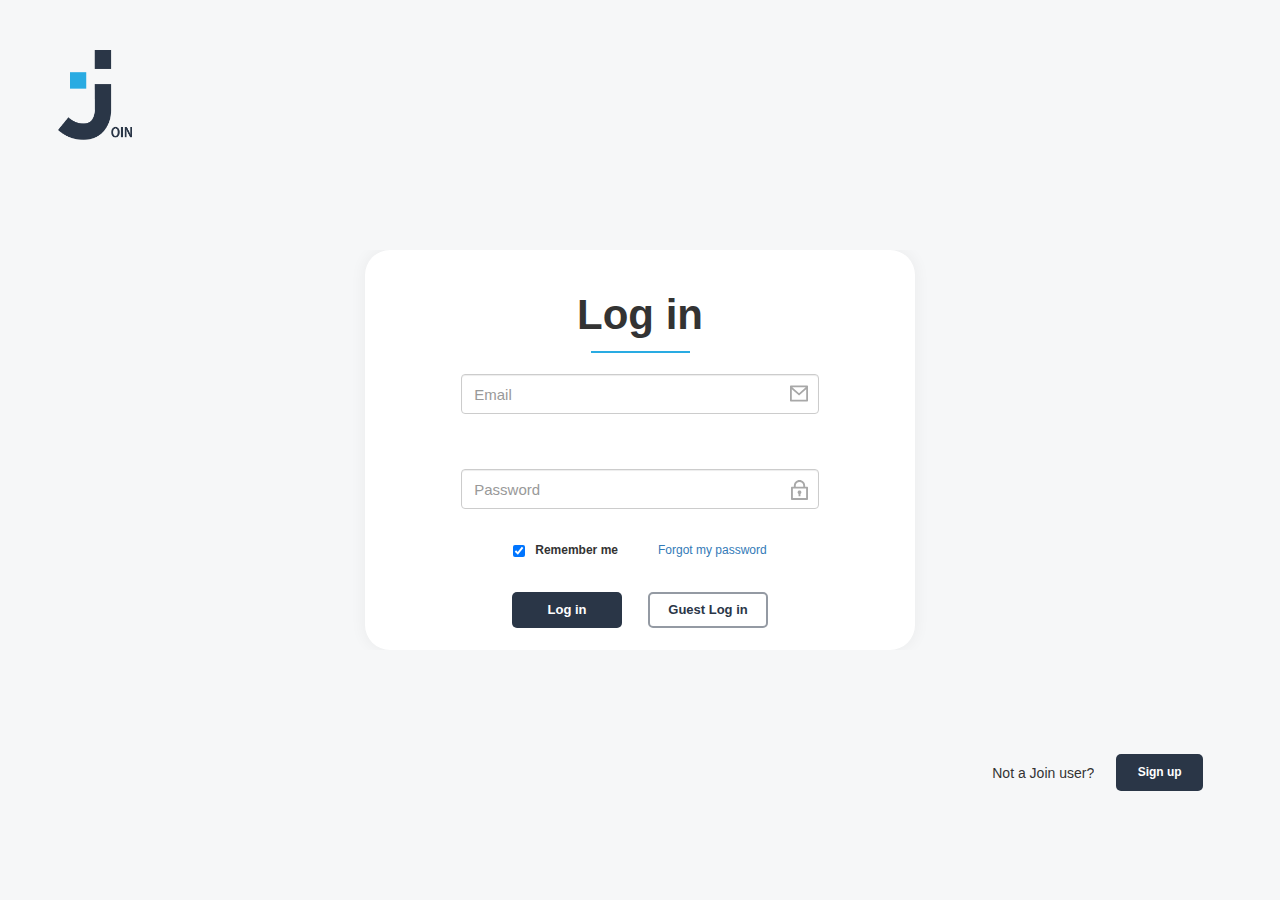
<file: index.html>
<!DOCTYPE html>
<html lang="en">
  <head>
    <meta charset="UTF-8" />
    <meta http-equiv="X-UA-Compatible" content="IE=edge" />
    <meta name="viewport" content="width=device-width, initial-scale=1.0" />

    <!-- Bootstrap -->
    <link
      href="./node_modules/bootstrap/dist/css/bootstrap.min.css"
      rel="stylesheet"
    />

    <link rel="icon" type="image/png" href="./assets/img/favicon.png" />

    <script src="./backend_new/storage_new.js"></script>
    <script src="./js/script.js"></script>
    <script src="./js/login_new.js"></script>
    <script src="./js/contact.js"></script>

    <!-- 
    <link rel="./stylesheet" href="./css/navbar.css" />

    <script src="./js/navbar.js"></script> -->
    <link rel="stylesheet" href="./style.css" />
    <link rel="stylesheet" href="./css/login.css" />

    <title>JOIN</title>
  </head>

  <body onload="init(), showRememberContact()">
    <div class="complete-page">
      <div id="startJoinLogo" class="start-join-logo">
        <img src="./assets/img/Capa 2join-logo.png" alt="" />
      </div>

      <div id="signUpButton" class="login-head">
        <span
          class="hover-bright"
          style="border: none"
          onclick="openSignUp()"
          title="Click to sign up"
          >Not a Join user?</span
        >
        <button class="hover-dark" onclick="openSignUp()">Sign up</button>
      </div>

      <div id="login" class="login-display">
        <div class="df-w">
          <div
            class="login-area"
            style="box-shadow: 0px 0px 14px 3px rgba(0, 0, 0, 0.04)"
          >
            <div class="headline">
              <h1>Log in</h1>
            </div>

            <div class="headline-underline"></div>
            <form class="form-style" onsubmit="login(); return false">
              <div class="email-field">
                <input
                  id="emailLogin"
                  required
                  type="email"
                  class="form-control"
                  placeholder="Email"
                  aria-label="First name"
                />
                <img
                  class="mail-icon bg-white"
                  src="./assets/img/mail-icon.svg"
                  alt=""
                />
              </div>

              <div class="password-field">
                <input
                  onfocus="checkInputType('passwordLogin', 'Login')"
                  id="passwordLogin"
                  required
                  type="password"
                  class="form-control"
                  placeholder="Password"
                  aria-label="First name"
                />
                <img
                  id="pwIconLogin"
                  class="password-icon bg-white"
                  src="./assets/img/password-icon.svg"
                  alt=""
                />
                <img
                  onclick="changePwToText('passwordLogin', 'Login')"
                  id="pwNoShowLogin"
                  class="password-icon d-none bg-white"
                  src="./assets/img/pw-no-show-icon.svg"
                  style="cursor: pointer"
                />
                <img
                  onclick="changeTextToPw('passwordLogin', 'Login')"
                  id="pwShowLogin"
                  class="password-icon d-none bg-white"
                  src="./assets/img/pw-show-icon.svg"
                  style="cursor: pointer"
                />
              </div>

              <span id="userNotFound" class="user-not-found d-none"
                >User not found. Try again</span
              >

              <div class="rememberMe-forgotPassword">
                <div class="remember-me">
                  <input id="checkbox" type="checkbox" checked="true" />Remember
                  me
                </div>
                <div class="forgot-password" onclick="openForgotPassword()">
                  <a href="#">Forgot my password</a>
                </div>
              </div>

              <div class="login-guestlogin">
                <button
                  class="button hover-dark"
                  style="width: 110px"
                  type="submit"
                >
                  Log in
                </button>
                <div
                  onclick="guestLogin()"
                  class="guestLogin-button hover-bright"
                >
                  Guest Log in
                </div>
              </div>
            </form>
          </div>
        </div>
      </div>

      <div id="signUp" class="signUp-display d-none">
        <div class="df-w">
          <div
            class="signUp-area"
            style="box-shadow: 0px 0px 14px 3px rgba(0, 0, 0, 0.04)"
          >
            <div class="arrow" onclick="closeSignUp()">
              <img src="./assets/img/arrow-121-32.png" />
            </div>

            <div class="headline">
              <h1>Sign up</h1>
            </div>

            <div class="headline-underline"></div>
            <form onsubmit="checkSignUp(); return false" class="form-style">
              <div class="signup-input-container">
                <div class="signup-name-field">
                  <input
                    id="nameSignup"
                    required
                    type="text"
                    class="form-control"
                    placeholder="Name"
                    aria-label="First name"
                  />
                  <img
                    class="name-signup-icon bg-white"
                    src="./assets/img/name-icon.svg"
                    alt=""
                  />
                </div>

                <div class="signup-email-field">
                  <input
                    id="emailSignup"
                    required
                    type="email"
                    class="form-control"
                    placeholder="Email"
                    aria-label="First name"
                  />
                  <img
                    class="mail-signup-icon bg-white"
                    src="./assets/img/mail-icon.svg"
                    alt=""
                  />
                </div>

                <div class="signup-password-field">
                  <input
                    id="passwordSignup"
                    required
                    type="password"
                    class="form-control"
                    placeholder="Password"
                    aria-label="First name"
                  />
                  <img
                    id="pwIconSignup"
                    class="password-signup-icon bg-white"
                    src="./assets/img/password-icon.svg"
                    alt=""
                  />
                  <img
                    onclick="changePwToText('password-signup', 'signup')"
                    id="pw-no-show-signup"
                    class="password-icon d-none bg-white"
                    src="./assets/img/pw-no-show-icon.svg"
                    style="cursor: pointer"
                  />
                  <img
                    onclick="changeTextToPw('password-signup', 'signup')"
                    id="pwShowSignup"
                    class="password-icon d-none bg-white"
                    src="./assets/img/pw-show-icon.svg"
                    style="cursor: pointer"
                  />
                </div>
              </div>

              <span
                id="userExists"
                class="user-not-found d-none"
                style="margin-bottom: -10px; margin-top: 17px"
                >User already exists. Please
                <b style="color: #28abe2">log in</b> or
                <b style="text-decoration: underline">change Email</b>.</span
              >

              <div style="display: flex">
                <button class="button mt-4" type="submit">Sign up</button>
                <button
                  id="goToLoginBtn"
                  class="button mt-4 d-none"
                  onclick="closeSignUp()"
                  style="margin-left: 12px; background-color: #28abe2"
                >
                  Go to Login
                </button>
              </div>
            </form>
          </div>
        </div>
      </div>

      <div id="forgotPassword" class="forgot-password-display d-none">
        <div class="df-w">
          <div class="forgot-password-area">
            <div class="arrow" onclick="closeForgotPassword()">
              <img src="./assets/img/arrow-121-32.png" />
            </div>

            <div class="headline">
              <h2>I forgot my password</h2>
            </div>

            <div class="headline-underline"></div>

            <div class="info-div">
              <span>
                Have no fear! An email will be dispatched to you shortly,
                containing step-by-step guidelines on how to reset your
                password.</span
              >
            </div>

            <div class="forgot-password-email-field">
              <form
                onsubmit="checkIfUserExists(event)"
                class="forgot-pw-form"
                action="https://gruppe-557.developerakademie.net/send_mail.php"
                method="POST"
              >
                <input
                  id="forgotPwMail"
                  required
                  name="email"
                  type="email"
                  class="form-control"
                  placeholder="E-Mail"
                  aria-label="First name"
                />

                <img
                  class="forgot-password-icon bg-white"
                  src="./assets/img/mail-icon.svg"
                  alt=""
                />

                <span id="forgotUserNotFound" class="user-not-found d-none"
                  >User not found. Try again!</span
                >

                <button type="submit" class="button" style="margin-top: 16px">
                  Send mail
                </button>
              </form>
            </div>
          </div>
        </div>
      </div>
    </div>
  </body>
</html>
</file>
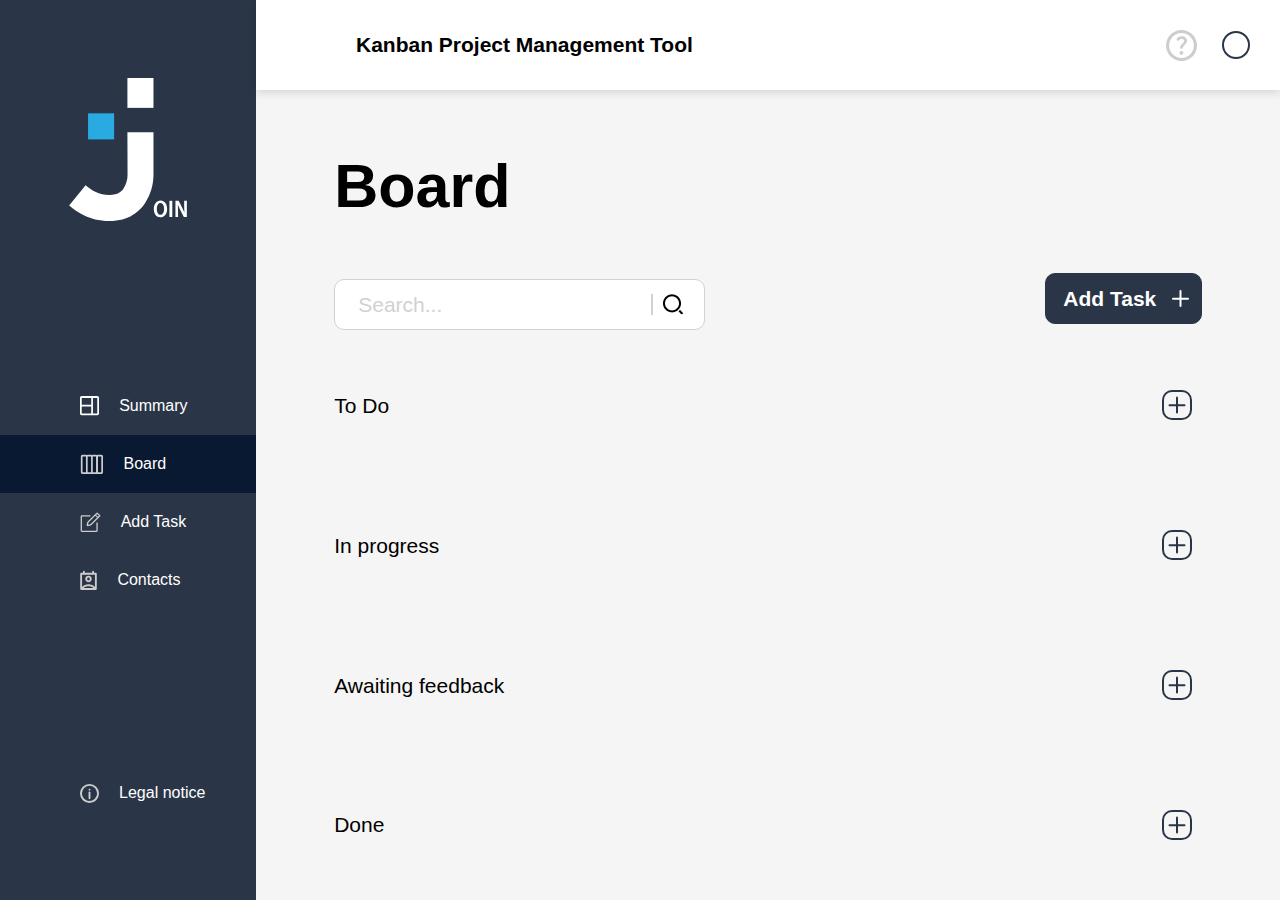
<file: board.html>
<!DOCTYPE html>
<html lang="en">
  <head>
    <meta charset="UTF-8" />
    <meta http-equiv="X-UA-Compatible" content="IE=edge" />
    <meta name="viewport" content="width=device-width, initial-scale=1.0" />
    <title>Board</title>
    <link rel="icon" type="image/png" href="./assets/img/favicon.png" />

    <link rel="stylesheet" href="./css/board.css" />
    <link rel="stylesheet" href="./css/sidebar.css" />
    <link rel="stylesheet" href="./css/navbar.css" />
    <link rel="stylesheet" href="./css/board-edit-popup.css" />
    <link rel="stylesheet" href="./css/board-task-popup.css" />

    <script src="./js/navbar.js"></script>
    <script src="./backend_new/storage_new.js"></script>
    <script src="./js/board_template.js"></script>
    <script src="./js/script.js"></script>
    <script src="./js/tasks.js"></script>
    <script src="./js/board.js"></script>
    <script src="./js/board_drag_drop.js"></script>
  </head>

  <body onload="checkForLogIn();includeHTML();initBoard()">
    <div class="overlay-bg d-none" id="overlay"></div>
    <div
      class="sidebar-container"
      w3-include-html="./assets/templates_html/sidebar_template.html"
    ></div>
    <div
      class="navbar-container"
      w3-include-html="./assets/templates_html/navbar_template.html"
    ></div>

    <div id="loadingOverlay" class="d-none">
      <img src="assets/img/loading-gif.gif" alt="">
    </div>

    <div class="board-main-container inner-content">
      <span id="headline-mobile" class="headline-text-mobile"
        >Kanban Project Management Tool</span
      >
      <div class="headline-container">
        <div class="headline-left">
          <span class="headline-text headline-text-container">Board</span>
          <div
            onclick="redirectToAddTask()"
            id="add-task-btn-board-mobile"
            class="add-task-btn-board-mobile"
          >
            <button>
              <img src="./assets/img/plus-icon.svg" alt="" />
            </button>
          </div>
        </div>
        <div class="board-headline-right">
          <div class="subtask-container">
            <input
              id="search-input"
              oninput="searchForTaskByInput()"
              placeholder="Search..."
            />

            <div id="search-input-images" style="display: flex">
              <div class="border-subtask"></div>
              <img
                src="./assets/img/search-icon.png"
                id="finishEditingSubtask"
              />
            </div>
          </div>

          <div
            onclick="redirectToAddTask()"
            id="add-task-btn-board"
            class="add-task-btn-board"
          >
            <button>Add Task</button>
            <img src="./assets/img/plus-icon.svg" alt="" />
          </div>
        </div>
      </div>

      <div class="board-content">
        <div class="board-content-element" id="toDoContainer">
          <div class="task-type">
            <span>To Do</span>
            <svg
              onclick="redirectToAddTask('toDo')"
              class="svg"
              width="30"
              height="30"
              viewBox="0 0 30 30"
              fill="none"
              xmlns="http://www.w3.org/2000/svg"
            >
              <path
                d="M15 7.5V22.5"
                stroke="#2A3647"
                stroke-width="2"
                stroke-linecap="round"
              />
              <path
                d="M22.5 15.1416L7.5 15.1416"
                stroke="#2A3647"
                stroke-width="2"
                stroke-linecap="round"
              />
              <rect
                x="1"
                y="1"
                width="28"
                height="28"
                rx="9"
                stroke="#2A3647"
                stroke-width="2"
              />
            </svg>
          </div>
          <div id="toDoTasks"></div>
          <div
            class="drop-area"
            id="toDo"
            ondrop="moveTo('toDo'); hideHoverEffect(event)"
            ondragover="allowDrop(event)"
            ondragend="getBorderRemoveFunctions();"
            ondragenter="showHoverEffect(event);"
            ondragleave="hideHoverEffect(event)"
          >
            <!--DropArea TO DO-->
          </div>
        </div>

        <div class="board-content-element" id="progressContainer">
          <div class="task-type">
            <span>In progress</span>
            <svg
              onclick="redirectToAddTask('inProgress')"
              class="svg"
              width="30"
              height="30"
              viewBox="0 0 30 30"
              fill="none"
              xmlns="http://www.w3.org/2000/svg"
            >
              <path
                d="M15 7.5V22.5"
                stroke="#2A3647"
                stroke-width="2"
                stroke-linecap="round"
              />
              <path
                d="M22.5 15.1416L7.5 15.1416"
                stroke="#2A3647"
                stroke-width="2"
                stroke-linecap="round"
              />
              <rect
                x="1"
                y="1"
                width="28"
                height="28"
                rx="9"
                stroke="#2A3647"
                stroke-width="2"
              />
            </svg>
          </div>
          <div id="inProgressTasks"></div>
          <div
            class="drop-area"
            id="inProgress"
            ondrop="moveTo('inProgress'); hideHoverEffect(event)"
            ondragover="allowDrop(event)"
            ondragend="getBorderRemoveFunctions();"
            ondragenter="showHoverEffect(event);"
            ondragleave="hideHoverEffect(event)"
          >
            <!--DropArea IN PROGRESS-->
          </div>
        </div>
        <div class="board-content-element" id="feedbackContainer">
          <div class="task-type">
            <span>Awaiting feedback</span>
            <svg
              onclick="redirectToAddTask('feedback')"
              class="svg"
              width="30"
              height="30"
              viewBox="0 0 30 30"
              fill="none"
              xmlns="http://www.w3.org/2000/svg"
            >
              <path
                d="M15 7.5V22.5"
                stroke="#2A3647"
                stroke-width="2"
                stroke-linecap="round"
              />
              <path
                d="M22.5 15.1416L7.5 15.1416"
                stroke="#2A3647"
                stroke-width="2"
                stroke-linecap="round"
              />
              <rect
                x="1"
                y="1"
                width="28"
                height="28"
                rx="9"
                stroke="#2A3647"
                stroke-width="2"
              />
            </svg>
          </div>
          <div id="feedbackTasks"></div>
          <div
            class="drop-area"
            id="feedback"
            ondrop="moveTo('feedback'); hideHoverEffect(event)"
            ondragover="allowDrop(event)"
            ondragend="getBorderRemoveFunctions();"
            ondragenter="showHoverEffect(event);"
            ondragleave="hideHoverEffect(event)"
          >
            <!--DropArea FEEDBACK-->
          </div>
        </div>
        <div class="board-content-element" id="doneContainer">
          <div class="task-type">
            <span>Done</span>
            <svg
              onclick="redirectToAddTask('done')"
              class="svg"
              width="30"
              height="30"
              viewBox="0 0 30 30"
              fill="none"
              xmlns="http://www.w3.org/2000/svg"
            >
              <path
                d="M15 7.5V22.5"
                stroke="#2A3647"
                stroke-width="2"
                stroke-linecap="round"
              />
              <path
                d="M22.5 15.1416L7.5 15.1416"
                stroke="#2A3647"
                stroke-width="2"
                stroke-linecap="round"
              />
              <rect
                x="1"
                y="1"
                width="28"
                height="28"
                rx="9"
                stroke="#2A3647"
                stroke-width="2"
              />
            </svg>
          </div>
          <div id="doneTasks"></div>
          <div
            class="drop-area"
            id="done"
            ondrop="moveTo('done'); hideHoverEffect(event)"
            ondragover="allowDrop(event)"
            ondragend="getBorderRemoveFunctions();"
            ondragenter="showHoverEffect(event);"
            ondragleave="hideHoverEffect(event)"
          >
            <!--DropArea DONE-->
          </div>
        </div>
      </div>
    </div>
  </body>
</html>
</file>
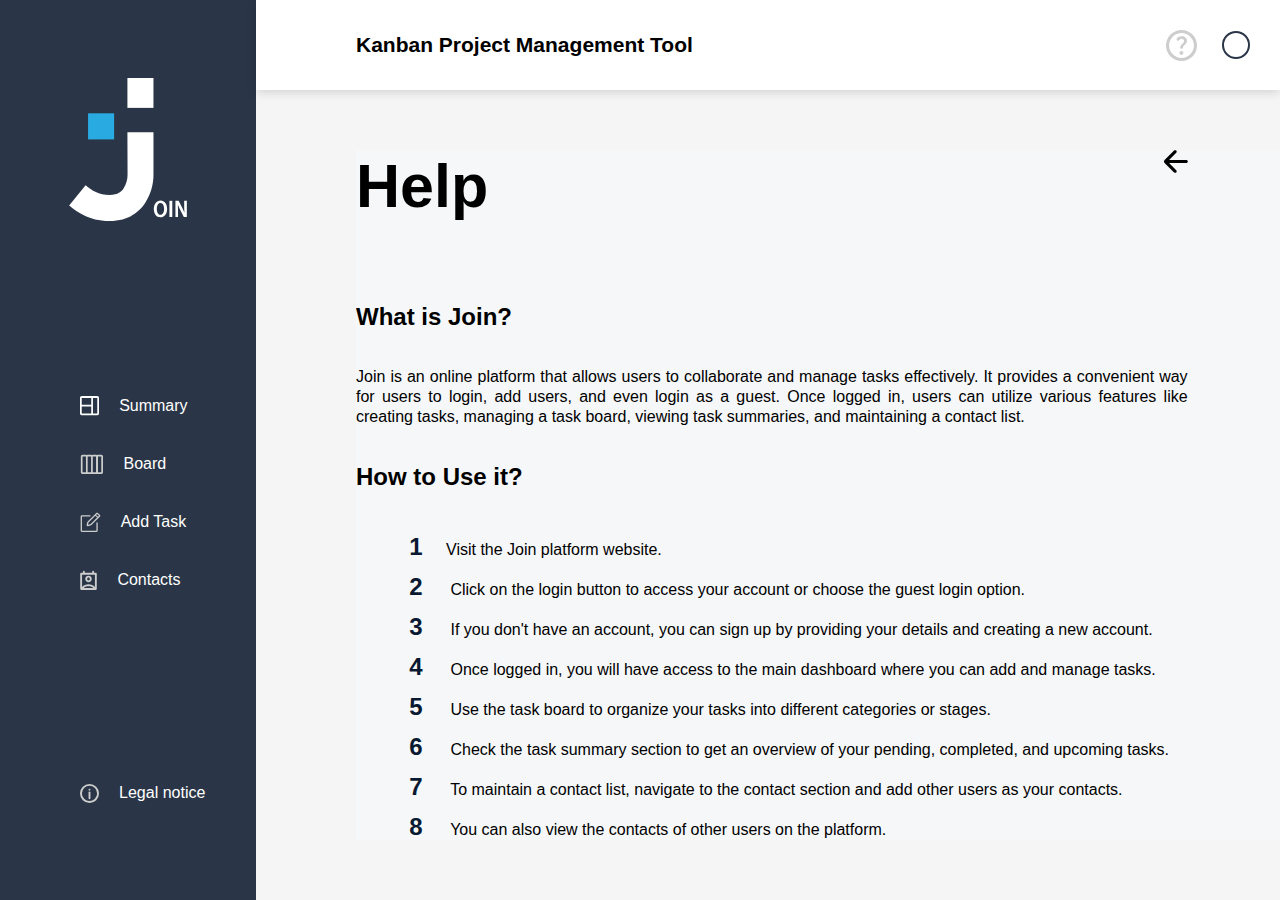
<file: help.html>
<!DOCTYPE html>
<html lang="en">
  <head>
    <meta charset="UTF-8" />
    <meta http-equiv="X-UA-Compatible" content="IE=edge" />
    <meta name="viewport" content="width=device-width, initial-scale=1.0" />
    <title>Help</title>

    <link rel="icon" type="image/png" href="./assets/img/favicon.png" />

    <link rel="stylesheet" href="./css/help.css" />
    <link rel="stylesheet" href="./css/sidebar.css" />
    <link rel="stylesheet" href="./css/navbar.css" />

    <script src="./js/navbar.js"></script>
    <script src="./js/script.js"></script>
  </head>
  <body onload="checkForLogIn();includeHTML(); renderUsername();">
    <div
      class="sidebar-container"
      w3-include-html="./assets/templates_html/sidebar_template.html"
    ></div>
    <div
      class="navbar-container"
      w3-include-html="./assets/templates_html/navbar_template.html"
    ></div>

    <div class="content-desktop">
      <div class="inner-content" id="inner-content">
        <div class="content-container">
          <div class="headline-container">
            <span class="headline-text">Help</span>
            <a href="summary.html">
              <img src="./assets/img/backButton.svg" />
            </a>
          </div>

          <h2>What is Join?</h2>
          <div class="question-text">
            <p>
              Join is an online platform that allows users to collaborate and
              manage tasks effectively. It provides a convenient way for users
              to login, add users, and even login as a guest. Once logged in,
              users can utilize various features like creating tasks, managing a
              task board, viewing task summaries, and maintaining a contact
              list.
            </p>
          </div>

          <h2>How to Use it?</h2>
          <div class="question-text">
            <ol class="big-numbers-list">
              <li>Visit the Join platform website.</li>
              <li>
                Click on the login button to access your account or choose the
                guest login option.
              </li>
              <li>
                If you don't have an account, you can sign up by providing your
                details and creating a new account.
              </li>
              <li>
                Once logged in, you will have access to the main dashboard where
                you can add and manage tasks.
              </li>
              <li>
                Use the task board to organize your tasks into different
                categories or stages.
              </li>
              <li>
                Check the task summary section to get an overview of your
                pending, completed, and upcoming tasks.
              </li>
              <li>
                To maintain a contact list, navigate to the contact section and
                add other users as your contacts.
              </li>
              <li>
                You can also view the contacts of other users on the platform.
              </li>
              <li>
                Feel free to explore other features and functionalities of Join
                to enhance your task management experience.
              </li>
            </ol>
          </div>
        </div>
      </div>
    </div>
  </body>
</html>
</file>
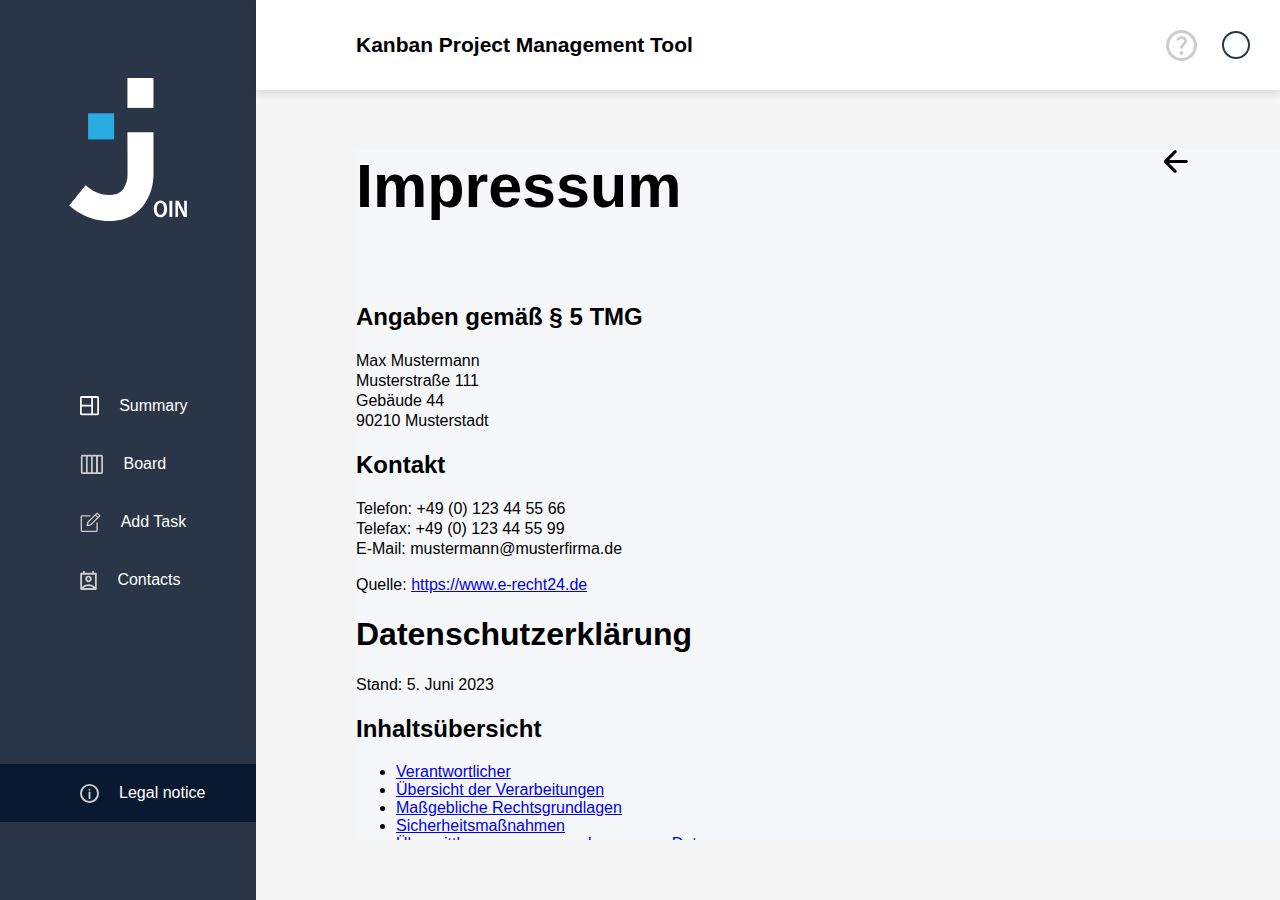
<file: legal.html>
<!DOCTYPE html>
<html lang="en">
  <head>
    <meta charset="UTF-8" />
    <meta http-equiv="X-UA-Compatible" content="IE=edge" />
    <meta name="viewport" content="width=device-width, initial-scale=1.0" />
    <title>Legal</title>

    <link rel="icon" type="image/png" href="./assets/img/favicon.png" />

    <link rel="stylesheet" href="./css/board-task-popup.css" />
    <link rel="stylesheet" href="./css/legal.css" />
    <link rel="stylesheet" href="./css/sidebar.css" />
    <link rel="stylesheet" href="./css/navbar.css" />
   

    <script src="./js/navbar.js"></script>
    <script src="./js/script.js"></script>
  </head>
  <body onload="checkForLogIn();includeHTML(); renderUsername();">
     

    <div
      class="sidebar-container"
      w3-include-html="./assets/templates_html/sidebar_template.html"
    ></div>
    <div
      class="navbar-container"
      w3-include-html="./assets/templates_html/navbar_template.html"
    ></div>

    <div class="content-desktop">
      <div class="inner-content" id="inner-content">
        <div class="content-container">

          <div class="headline-container">
          
          <span class="headline-text">Impressum</span>

          <a href="summary.html">
            <img src="./assets/img/backButton.svg"/>
          </a>
        </div>

          <div class="legal-text">

          <h2>Angaben gem&auml;&szlig; &sect; 5 TMG</h2>
          <p>Max Mustermann<br />
          Musterstra&szlig;e 111<br />
          Geb&auml;ude 44<br />
          90210 Musterstadt</p>

          <h2>Kontakt</h2>
          <p>Telefon: +49 (0) 123 44 55 66<br />
          Telefax: +49 (0) 123 44 55 99<br />
          E-Mail: mustermann@musterfirma.de</p>

          <p>Quelle: <a href="https://www.e-recht24.de">https://www.e-recht24.de</a></p>

          <h1>Datenschutzerklärung</h1>
        <p>Stand: 5. Juni 2023</p><h2>Inhaltsübersicht</h2>
        <ul class="index"><li><a class="index-link" href="#m3">Verantwortlicher</a></li><li><a class="index-link" href="#mOverview">Übersicht der Verarbeitungen</a></li><li><a class="index-link" href="#m13">Maßgebliche Rechtsgrundlagen</a></li><li><a class="index-link" href="#m27">Sicherheitsmaßnahmen</a></li><li><a class="index-link" href="#m25">Übermittlung von personenbezogenen Daten</a></li><li><a class="index-link" href="#m24">Datenverarbeitung in Drittländern</a></li><li><a class="index-link" href="#m12">Löschung von Daten</a></li><li><a class="index-link" href="#m134">Einsatz von Cookies</a></li><li><a class="index-link" href="#m317">Geschäftliche Leistungen</a></li><li><a class="index-link" href="#m225">Bereitstellung des Onlineangebotes und Webhosting</a></li><li><a class="index-link" href="#m182">Kontakt- und Anfragenverwaltung</a></li><li><a class="index-link" href="#m17">Newsletter und elektronische Benachrichtigungen</a></li><li><a class="index-link" href="#m638">Werbliche Kommunikation via E-Mail, Post, Fax oder Telefon</a></li><li><a class="index-link" href="#m136">Präsenzen in sozialen Netzwerken (Social Media)</a></li><li><a class="index-link" href="#m328">Plugins und eingebettete Funktionen sowie Inhalte</a></li><li><a class="index-link" href="#m15">Änderung und Aktualisierung der Datenschutzerklärung</a></li><li><a class="index-link" href="#m10">Rechte der betroffenen Personen</a></li></ul><h2 id="m3">Verantwortlicher</h2><h2 id="mOverview">Übersicht der Verarbeitungen</h2><p>Die nachfolgende Übersicht fasst die Arten der verarbeiteten Daten und die Zwecke ihrer Verarbeitung zusammen und verweist auf die betroffenen Personen.</p><h3>Arten der verarbeiteten Daten</h3>
        <ul><li>Bestandsdaten.</li><li>Zahlungsdaten.</li><li>Kontaktdaten.</li><li>Inhaltsdaten.</li><li>Vertragsdaten.</li><li>Nutzungsdaten.</li><li>Meta-, Kommunikations- und Verfahrensdaten.</li></ul><h3>Kategorien betroffener Personen</h3><ul><li>Interessenten.</li><li>Kommunikationspartner.</li><li>Nutzer.</li><li>Geschäfts- und Vertragspartner.</li></ul><h3>Zwecke der Verarbeitung</h3><ul><li>Erbringung vertraglicher Leistungen und Kundenservice.</li><li>Kontaktanfragen und Kommunikation.</li><li>Sicherheitsmaßnahmen.</li><li>Direktmarketing.</li><li>Büro- und Organisationsverfahren.</li><li>Verwaltung und Beantwortung von Anfragen.</li><li>Feedback.</li><li>Marketing.</li><li>Bereitstellung unseres Onlineangebotes und Nutzerfreundlichkeit.</li><li>Informationstechnische Infrastruktur.</li></ul><h3 id="m13">Maßgebliche Rechtsgrundlagen</h3><p>Im Folgenden erhalten Sie eine Übersicht der Rechtsgrundlagen der DSGVO, auf deren Basis wir personenbezogene Daten verarbeiten. Bitte nehmen Sie zur Kenntnis, dass neben den Regelungen der DSGVO nationale Datenschutzvorgaben in Ihrem bzw. unserem Wohn- oder Sitzland gelten können. Sollten ferner im Einzelfall speziellere Rechtsgrundlagen maßgeblich sein, teilen wir Ihnen diese in der Datenschutzerklärung mit.</p>
        <ul><li><strong>Einwilligung (Art. 6 Abs. 1 S. 1 lit. a) DSGVO)</strong> - Die betroffene Person hat ihre Einwilligung in die Verarbeitung der sie betreffenden personenbezogenen Daten für einen spezifischen Zweck oder mehrere bestimmte Zwecke gegeben.</li><li><strong>Vertragserfüllung und vorvertragliche Anfragen (Art. 6 Abs. 1 S. 1 lit. b) DSGVO)</strong> - Die Verarbeitung ist für die Erfüllung eines Vertrags, dessen Vertragspartei die betroffene Person ist, oder zur Durchführung vorvertraglicher Maßnahmen erforderlich, die auf Anfrage der betroffenen Person erfolgen.</li><li><strong>Rechtliche Verpflichtung (Art. 6 Abs. 1 S. 1 lit. c) DSGVO)</strong> - Die Verarbeitung ist zur Erfüllung einer rechtlichen Verpflichtung erforderlich, der der Verantwortliche unterliegt.</li><li><strong>Berechtigte Interessen (Art. 6 Abs. 1 S. 1 lit. f) DSGVO)</strong> - Die Verarbeitung ist zur Wahrung der berechtigten Interessen des Verantwortlichen oder eines Dritten erforderlich, sofern nicht die Interessen oder Grundrechte und Grundfreiheiten der betroffenen Person, die den Schutz personenbezogener Daten erfordern, überwiegen.</li></ul><p>Zusätzlich zu den Datenschutzregelungen der DSGVO gelten nationale Regelungen zum Datenschutz in Deutschland. Hierzu gehört insbesondere das Gesetz zum Schutz vor Missbrauch personenbezogener Daten bei der Datenverarbeitung (Bundesdatenschutzgesetz – BDSG). Das BDSG enthält insbesondere Spezialregelungen zum Recht auf Auskunft, zum Recht auf Löschung, zum Widerspruchsrecht, zur Verarbeitung besonderer Kategorien personenbezogener Daten, zur Verarbeitung für andere Zwecke und zur Übermittlung sowie automatisierten Entscheidungsfindung im Einzelfall einschließlich Profiling. Ferner können Landesdatenschutzgesetze der einzelnen Bundesländer zur Anwendung gelangen.</p>
        <h2 id="m27">Sicherheitsmaßnahmen</h2><p>Wir treffen nach Maßgabe der gesetzlichen Vorgaben unter Berücksichtigung des Stands der Technik, der Implementierungskosten und der Art, des Umfangs, der Umstände und der Zwecke der Verarbeitung sowie der unterschiedlichen Eintrittswahrscheinlichkeiten und des Ausmaßes der Bedrohung der Rechte und Freiheiten natürlicher Personen geeignete technische und organisatorische Maßnahmen, um ein dem Risiko angemessenes Schutzniveau zu gewährleisten.</p>
        <p>Zu den Maßnahmen gehören insbesondere die Sicherung der Vertraulichkeit, Integrität und Verfügbarkeit von Daten durch Kontrolle des physischen und elektronischen Zugangs zu den Daten als auch des sie betreffenden Zugriffs, der Eingabe, der Weitergabe, der Sicherung der Verfügbarkeit und ihrer Trennung. Des Weiteren haben wir Verfahren eingerichtet, die eine Wahrnehmung von Betroffenenrechten, die Löschung von Daten und Reaktionen auf die Gefährdung der Daten gewährleisten. Ferner berücksichtigen wir den Schutz personenbezogener Daten bereits bei der Entwicklung bzw. Auswahl von Hardware, Software sowie Verfahren entsprechend dem Prinzip des Datenschutzes, durch Technikgestaltung und durch datenschutzfreundliche Voreinstellungen.</p>
        <h2 id="m25">Übermittlung von personenbezogenen Daten</h2><p>Im Rahmen unserer Verarbeitung von personenbezogenen Daten kommt es vor, dass die Daten an andere Stellen, Unternehmen, rechtlich selbstständige Organisationseinheiten oder Personen übermittelt oder sie ihnen gegenüber offengelegt werden. Zu den Empfängern dieser Daten können z.B. mit IT-Aufgaben beauftragte Dienstleister oder Anbieter von Diensten und Inhalten, die in eine Webseite eingebunden werden, gehören. In solchen Fällen beachten wir die gesetzlichen Vorgaben und schließen insbesondere entsprechende Verträge bzw. Vereinbarungen, die dem Schutz Ihrer Daten dienen, mit den Empfängern Ihrer Daten ab.</p>
        <h2 id="m24">Datenverarbeitung in Drittländern</h2><p>Sofern wir Daten in einem Drittland (d.h., außerhalb der Europäischen Union (EU), des Europäischen Wirtschaftsraums (EWR)) verarbeiten oder die Verarbeitung im Rahmen der Inanspruchnahme von Diensten Dritter oder der Offenlegung bzw. Übermittlung von Daten an andere Personen, Stellen oder Unternehmen stattfindet, erfolgt dies nur im Einklang mit den gesetzlichen Vorgaben. </p>
        <p>Vorbehaltlich ausdrücklicher Einwilligung oder vertraglich oder gesetzlich erforderlicher Übermittlung verarbeiten oder lassen wir die Daten nur in Drittländern mit einem anerkannten Datenschutzniveau, vertraglichen Verpflichtung durch sogenannte Standardschutzklauseln der EU-Kommission, beim Vorliegen von Zertifizierungen oder verbindlicher internen Datenschutzvorschriften verarbeiten (Art. 44 bis 49 DSGVO, Informationsseite der EU-Kommission: <a href="https://ec.europa.eu/info/law/law-topic/data-protection/international-dimension-data-protection_de" target="_blank">https://ec.europa.eu/info/law/law-topic/data-protection/international-dimension-data-protection_de</a>).</p>
        <h2 id="m12">Löschung von Daten</h2><p>Die von uns verarbeiteten Daten werden nach Maßgabe der gesetzlichen Vorgaben gelöscht, sobald deren zur Verarbeitung erlaubten Einwilligungen widerrufen werden oder sonstige Erlaubnisse entfallen (z.B. wenn der Zweck der Verarbeitung dieser Daten entfallen ist oder sie für den Zweck nicht erforderlich sind). Sofern die Daten nicht gelöscht werden, weil sie für andere und gesetzlich zulässige Zwecke erforderlich sind, wird deren Verarbeitung auf diese Zwecke beschränkt. D.h., die Daten werden gesperrt und nicht für andere Zwecke verarbeitet. Das gilt z.B. für Daten, die aus handels- oder steuerrechtlichen Gründen aufbewahrt werden müssen oder deren Speicherung zur Geltendmachung, Ausübung oder Verteidigung von Rechtsansprüchen oder zum Schutz der Rechte einer anderen natürlichen oder juristischen Person erforderlich ist. </p>
        <p>Unsere Datenschutzhinweise können ferner weitere Angaben zu der Aufbewahrung und Löschung von Daten beinhalten, die für die jeweiligen Verarbeitungen vorrangig gelten.</p>
        <h2 id="m134">Einsatz von Cookies</h2><p>Cookies sind kleine Textdateien, bzw. sonstige Speichervermerke, die Informationen auf Endgeräten speichern und Informationen aus den Endgeräten auslesen. Z.B. um den Login-Status in einem Nutzerkonto, einen Warenkorbinhalt in einem E-Shop, die aufgerufenen Inhalte oder verwendete Funktionen eines Onlineangebotes speichern. Cookies können ferner zu unterschiedlichen Zwecken eingesetzt werden, z.B. zu Zwecken der Funktionsfähigkeit, Sicherheit und Komfort von Onlineangeboten sowie der Erstellung von Analysen der Besucherströme. </p>
        <p><strong>Hinweise zur Einwilligung: </strong>Wir setzen Cookies im Einklang mit den gesetzlichen Vorschriften ein. Daher holen wir von den Nutzern eine vorhergehende Einwilligung ein, außer wenn diese gesetzlich nicht gefordert ist. Eine Einwilligung ist insbesondere nicht notwendig, wenn das Speichern und das Auslesen der Informationen, also auch von Cookies, unbedingt erforderlich sind, um dem den Nutzern einen von ihnen ausdrücklich gewünschten Telemediendienst (also unser Onlineangebot) zur Verfügung zu stellen. Zu den unbedingt erforderlichen Cookies gehören in der Regel Cookies mit Funktionen, die der Anzeige und Lauffähigkeit des Onlineangebotes , dem Lastausgleich, der Sicherheit, der Speicherung der Präferenzen und Auswahlmöglichkeiten der Nutzer oder ähnlichen mit der Bereitstellung der Haupt- und Nebenfunktionen des von den Nutzern angeforderten Onlineangebotes zusammenhängenden Zwecken dienen. Die widerrufliche Einwilligung wird gegenüber den Nutzern deutlich kommuniziert und enthält die Informationen zu der jeweiligen Cookie-Nutzung.</p>
        <p><strong>Hinweise zu datenschutzrechtlichen Rechtsgrundlagen: </strong>Auf welcher datenschutzrechtlichen Rechtsgrundlage wir die personenbezogenen Daten der Nutzer mit Hilfe von Cookies verarbeiten, hängt davon ab, ob wir Nutzer um eine Einwilligung bitten. Falls die Nutzer einwilligen, ist die Rechtsgrundlage der Verarbeitung Ihrer Daten die erklärte Einwilligung. Andernfalls werden die mithilfe von Cookies verarbeiteten Daten auf Grundlage unserer berechtigten Interessen (z.B. an einem betriebswirtschaftlichen Betrieb unseres Onlineangebotes und Verbesserung seiner Nutzbarkeit) verarbeitet oder, wenn dies im Rahmen der Erfüllung unserer vertraglichen Pflichten erfolgt, wenn der Einsatz von Cookies erforderlich ist, um unsere vertraglichen Verpflichtungen zu erfüllen. Zu welchen Zwecken die Cookies von uns verarbeitet werden, darüber klären wir im Laufe dieser Datenschutzerklärung oder im Rahmen von unseren Einwilligungs- und Verarbeitungsprozessen auf.</p>
        <p><strong>Speicherdauer: </strong>Im Hinblick auf die Speicherdauer werden die folgenden Arten von Cookies unterschieden:</p><ul><li><strong>Temporäre Cookies (auch: Session- oder Sitzungs-Cookies):</strong> Temporäre Cookies werden spätestens gelöscht, nachdem ein Nutzer ein Online-Angebot verlassen und sein Endgerät (z.B. Browser oder mobile Applikation) geschlossen hat.</li><li><strong>Permanente Cookies:</strong> Permanente Cookies bleiben auch nach dem Schließen des Endgerätes gespeichert. So können beispielsweise der Login-Status gespeichert oder bevorzugte Inhalte direkt angezeigt werden, wenn der Nutzer eine Website erneut besucht. Ebenso können die mit Hilfe von Cookies erhobenen Daten der Nutzer zur Reichweitenmessung verwendet werden. Sofern wir Nutzern keine expliziten Angaben zur Art und Speicherdauer von Cookies mitteilen (z. B. im Rahmen der Einholung der Einwilligung), sollten Nutzer davon ausgehen, dass Cookies permanent sind und die Speicherdauer bis zu zwei Jahre betragen kann.</li></ul><p><strong>Allgemeine Hinweise zum Widerruf und Widerspruch (Opt-Out): </strong>Nutzer können die von ihnen abgegebenen Einwilligungen jederzeit widerrufen und zudem einen Widerspruch gegen die Verarbeitung entsprechend den gesetzlichen Vorgaben im Art. 21 DSGVO einlegen. Nutzer können ihren Widerspruch auch über die Einstellungen ihres Browsers erklären, z.B. durch Deaktivierung der Verwendung von Cookies (wobei dadurch auch die Funktionalität unserer Online-Dienste eingeschränkt sein kann). Ein Widerspruch gegen die Verwendung von Cookies zu Online-Marketing-Zwecken kann auch über die Websites <a href="https://optout.aboutads.info" target="_blank">https://optout.aboutads.info</a> und <a href="https://www.youronlinechoices.com/" target="_blank">https://www.youronlinechoices.com/</a> erklärt werden.</p>
        <ul class="m-elements"><li><strong>Rechtsgrundlagen:</strong> Berechtigte Interessen (Art. 6 Abs. 1 S. 1 lit. f) DSGVO); Einwilligung (Art. 6 Abs. 1 S. 1 lit. a) DSGVO).</li></ul><p><strong>Weitere Hinweise zu Verarbeitungsprozessen, Verfahren und Diensten:</strong></p><ul class="m-elements"><li><strong>Verarbeitung von Cookie-Daten auf Grundlage einer Einwilligung: </strong>Wir setzen ein Verfahren zum Cookie-Einwilligungs-Management ein, in dessen Rahmen die Einwilligungen der Nutzer in den Einsatz von Cookies, bzw. der im Rahmen des Cookie-Einwilligungs-Management-Verfahrens genannten Verarbeitungen und Anbieter eingeholt sowie von den Nutzern verwaltet und widerrufen werden können. Hierbei wird die Einwilligungserklärung gespeichert, um deren Abfrage nicht erneut wiederholen zu müssen und die Einwilligung entsprechend der gesetzlichen Verpflichtung nachweisen zu können. Die Speicherung kann serverseitig und/oder in einem Cookie (sogenanntes Opt-In-Cookie, bzw. mithilfe vergleichbarer Technologien) erfolgen, um die Einwilligung einem Nutzer, bzw. dessen Gerät zuordnen zu können. Vorbehaltlich individueller Angaben zu den Anbietern von Cookie-Management-Diensten, gelten die folgenden Hinweise: Die Dauer der Speicherung der Einwilligung kann bis zu zwei Jahren betragen. Hierbei wird ein pseudonymer Nutzer-Identifikator gebildet und mit dem Zeitpunkt der Einwilligung, Angaben zur Reichweite der Einwilligung (z. B. welche Kategorien von Cookies und/oder Diensteanbieter) sowie dem Browser, System und verwendeten Endgerät gespeichert; <strong>Rechtsgrundlagen:</strong> Einwilligung (Art. 6 Abs. 1 S. 1 lit. a) DSGVO).</li></ul><h2 id="m317">Geschäftliche Leistungen</h2><p>Wir verarbeiten Daten unserer Vertrags- und Geschäftspartner, z.B. Kunden und Interessenten (zusammenfassend bezeichnet als "Vertragspartner") im Rahmen von vertraglichen und vergleichbaren Rechtsverhältnissen sowie damit verbundenen Maßnahmen und im Rahmen der Kommunikation mit den Vertragspartnern (oder vorvertraglich), z.B., um Anfragen zu beantworten.</p>
        <p>Wir verarbeiten diese Daten, um unsere vertraglichen Verpflichtungen zu erfüllen. Dazu gehören insbesondere die Verpflichtungen zur Erbringung der vereinbarten Leistungen, etwaige Aktualisierungspflichten und Abhilfe bei Gewährleistungs- und sonstigen Leistungsstörungen. Darüber hinaus verarbeiten wir die Daten zur Wahrung unserer Rechte und zum Zwecke der mit diesen Pflichten verbundenen Verwaltungsaufgaben sowie der Unternehmensorganisation. Darüber hinaus verarbeiten wir die Daten auf Grundlage unserer berechtigten Interessen an einer ordnungsgemäßen und betriebswirtschaftlichen Geschäftsführung sowie an Sicherheitsmaßnahmen zum Schutz unserer Vertragspartner und unseres Geschäftsbetriebes vor Missbrauch, Gefährdung ihrer Daten, Geheimnisse, Informationen und Rechte (z.B. zur Beteiligung von Telekommunikations-, Transport- und sonstigen Hilfsdiensten sowie Subunternehmern, Banken, Steuer- und Rechtsberatern, Zahlungsdienstleistern oder Finanzbehörden). Im Rahmen des geltenden Rechts geben wir die Daten von Vertragspartnern nur insoweit an Dritte weiter, als dies für die vorgenannten Zwecke oder zur Erfüllung gesetzlicher Pflichten erforderlich ist. Über weitere Formen der Verarbeitung, z.B. zu Marketingzwecken, werden die Vertragspartner im Rahmen dieser Datenschutzerklärung informiert.</p>
        <p>Welche Daten für die vorgenannten Zwecke erforderlich sind, teilen wir den Vertragspartnern vor oder im Rahmen der Datenerhebung, z.B. in Onlineformularen, durch besondere Kennzeichnung (z.B. Farben) bzw. Symbole (z.B. Sternchen o.ä.), oder persönlich mit.</p>
        <p>Wir löschen die Daten nach Ablauf gesetzlicher Gewährleistungs- und vergleichbarer Pflichten, d.h., grundsätzlich nach Ablauf von 4 Jahren, es sei denn, dass die Daten in einem Kundenkonto gespeichert werden, z.B., solange sie aus gesetzlichen Gründen der Archivierung aufbewahrt werden müssen. Die gesetzliche Aufbewahrungsfrist beträgt bei steuerrechtlich relevanten Unterlagen sowie bei Handelsbüchern, Inventaren, Eröffnungsbilanzen, Jahresabschlüssen, die zum Verständnis dieser Unterlagen erforderlichen Arbeitsanweisungen und sonstigen Organisationsunterlagen und Buchungsbelegen zehn Jahre sowie bei empfangenen Handels- und Geschäftsbriefen und Wiedergaben der abgesandten Handels- und Geschäftsbriefe sechs Jahre. Die Frist beginnt mit Ablauf des Kalenderjahres, in dem die letzte Eintragung in das Buch gemacht, das Inventar, die Eröffnungsbilanz, der Jahresabschluss oder der Lagebericht aufgestellt, der Handels- oder Geschäftsbrief empfangen oder abgesandt worden oder der Buchungsbeleg entstanden ist, ferner die Aufzeichnung vorgenommen worden ist oder die sonstigen Unterlagen entstanden sind.</p>
        <p>Soweit wir zur Erbringung unserer Leistungen Drittanbieter oder Plattformen einsetzen, gelten im Verhältnis zwischen den Nutzern und den Anbietern die Geschäftsbedingungen und Datenschutzhinweise der jeweiligen Drittanbieter oder Plattformen.</p>
        <ul class="m-elements"><li><strong>Verarbeitete Datenarten:</strong> Bestandsdaten (z.B. Namen, Adressen); Zahlungsdaten (z.B. Bankverbindungen, Rechnungen, Zahlungshistorie); Kontaktdaten (z.B. E-Mail, Telefonnummern); Vertragsdaten (z.B. Vertragsgegenstand, Laufzeit, Kundenkategorie).</li><li><strong>Betroffene Personen:</strong> Interessenten; Geschäfts- und Vertragspartner.</li><li><strong>Zwecke der Verarbeitung:</strong> Erbringung vertraglicher Leistungen und Kundenservice; Kontaktanfragen und Kommunikation; Büro- und Organisationsverfahren; Verwaltung und Beantwortung von Anfragen.</li><li><strong>Rechtsgrundlagen:</strong> Vertragserfüllung und vorvertragliche Anfragen (Art. 6 Abs. 1 S. 1 lit. b) DSGVO); Rechtliche Verpflichtung (Art. 6 Abs. 1 S. 1 lit. c) DSGVO); Berechtigte Interessen (Art. 6 Abs. 1 S. 1 lit. f) DSGVO).</li></ul><h2 id="m225">Bereitstellung des Onlineangebotes und Webhosting</h2><p>Wir verarbeiten die Daten der Nutzer, um ihnen unsere Online-Dienste zur Verfügung stellen zu können. Zu diesem Zweck verarbeiten wir die IP-Adresse des Nutzers, die notwendig ist, um die Inhalte und Funktionen unserer Online-Dienste an den Browser oder das Endgerät der Nutzer zu übermitteln.</p>
        <ul class="m-elements"><li><strong>Verarbeitete Datenarten:</strong> Nutzungsdaten (z.B. besuchte Webseiten, Interesse an Inhalten, Zugriffszeiten); Meta-, Kommunikations- und Verfahrensdaten (z. B. IP-Adressen, Zeitangaben, Identifikationsnummern, Einwilligungsstatus).</li><li><strong>Betroffene Personen:</strong> Nutzer (z.B. Webseitenbesucher, Nutzer von Onlinediensten).</li><li><strong>Zwecke der Verarbeitung:</strong> Bereitstellung unseres Onlineangebotes und Nutzerfreundlichkeit; Informationstechnische Infrastruktur (Betrieb und Bereitstellung von Informationssystemen und technischen Geräten (Computer, Server etc.).); Sicherheitsmaßnahmen.</li><li><strong>Rechtsgrundlagen:</strong> Berechtigte Interessen (Art. 6 Abs. 1 S. 1 lit. f) DSGVO).</li></ul><p><strong>Weitere Hinweise zu Verarbeitungsprozessen, Verfahren und Diensten:</strong></p><ul class="m-elements"><li><strong>Erhebung von Zugriffsdaten und Logfiles: </strong>Der Zugriff auf unser Onlineangebot wird in Form von so genannten "Server-Logfiles" protokolliert. Zu den Serverlogfiles können die Adresse und Name der abgerufenen Webseiten und Dateien, Datum und Uhrzeit des Abrufs, übertragene Datenmengen, Meldung über erfolgreichen Abruf, Browsertyp nebst Version, das Betriebssystem des Nutzers, Referrer URL (die zuvor besuchte Seite) und im Regelfall IP-Adressen und der anfragende Provider gehören.

        Die Serverlogfiles können zum einen zu Zwecken der Sicherheit eingesetzt werden, z.B., um eine Überlastung der Server zu vermeiden (insbesondere im Fall von missbräuchlichen Angriffen, sogenannten DDoS-Attacken) und zum anderen, um die Auslastung der Server und ihre Stabilität sicherzustellen; <strong>Rechtsgrundlagen:</strong> Berechtigte Interessen (Art. 6 Abs. 1 S. 1 lit. f) DSGVO); <strong>Löschung von Daten:</strong> Logfile-Informationen werden für die Dauer von maximal 30 Tagen gespeichert und danach gelöscht oder anonymisiert. Daten, deren weitere Aufbewahrung zu Beweiszwecken erforderlich ist, sind bis zur endgültigen Klärung des jeweiligen Vorfalls von der Löschung ausgenommen.</li></ul><h2 id="m182">Kontakt- und Anfragenverwaltung</h2><p>Bei der Kontaktaufnahme mit uns (z.B. per Post, Kontaktformular, E-Mail, Telefon oder via soziale Medien) sowie im Rahmen bestehender Nutzer- und Geschäftsbeziehungen werden die Angaben der anfragenden Personen verarbeitet soweit dies zur Beantwortung der Kontaktanfragen und etwaiger angefragter Maßnahmen erforderlich ist.</p>
        <ul class="m-elements"><li><strong>Verarbeitete Datenarten:</strong> Kontaktdaten (z.B. E-Mail, Telefonnummern); Inhaltsdaten (z.B. Eingaben in Onlineformularen); Nutzungsdaten (z.B. besuchte Webseiten, Interesse an Inhalten, Zugriffszeiten); Meta-, Kommunikations- und Verfahrensdaten (z. B. IP-Adressen, Zeitangaben, Identifikationsnummern, Einwilligungsstatus).</li><li><strong>Betroffene Personen:</strong> Kommunikationspartner.</li><li><strong>Zwecke der Verarbeitung:</strong> Kontaktanfragen und Kommunikation; Verwaltung und Beantwortung von Anfragen; Feedback (z.B. Sammeln von Feedback via Online-Formular); Bereitstellung unseres Onlineangebotes und Nutzerfreundlichkeit.</li><li><strong>Rechtsgrundlagen:</strong> Berechtigte Interessen (Art. 6 Abs. 1 S. 1 lit. f) DSGVO).</li></ul><h2 id="m17">Newsletter und elektronische Benachrichtigungen</h2><p>Wir versenden Newsletter, E-Mails und weitere elektronische Benachrichtigungen (nachfolgend "Newsletter“) nur mit der Einwilligung der Empfänger oder einer gesetzlichen Erlaubnis. Sofern im Rahmen einer Anmeldung zum Newsletter dessen Inhalte konkret umschrieben werden, sind sie für die Einwilligung der Nutzer maßgeblich. Im Übrigen enthalten unsere Newsletter Informationen zu unseren Leistungen und uns.</p>
        <p>Um sich zu unseren Newslettern anzumelden, reicht es grundsätzlich aus, wenn Sie Ihre E-Mail-Adresse angeben. Wir können Sie jedoch bitten, einen Namen, zwecks persönlicher Ansprache im Newsletter, oder weitere Angaben, sofern diese für die Zwecke des Newsletters erforderlich sind, zu tätigen.</p>
        <p><strong>Double-Opt-In-Verfahren:</strong> Die Anmeldung zu unserem Newsletter erfolgt grundsätzlich in einem sogenannte Double-Opt-In-Verfahren. D.h., Sie erhalten nach der Anmeldung eine E-Mail, in der Sie um die Bestätigung Ihrer Anmeldung gebeten werden. Diese Bestätigung ist notwendig, damit sich niemand mit fremden E-Mail-Adressen anmelden kann. Die Anmeldungen zum Newsletter werden protokolliert, um den Anmeldeprozess entsprechend den rechtlichen Anforderungen nachweisen zu können. Hierzu gehört die Speicherung des Anmelde- und des Bestätigungszeitpunkts als auch der IP-Adresse. Ebenso werden die Änderungen Ihrer bei dem Versanddienstleister gespeicherten Daten protokolliert.</p>
        <p><strong>Löschung und Einschränkung der Verarbeitung: </strong> Wir können die ausgetragenen E-Mail-Adressen bis zu drei Jahren auf Grundlage unserer berechtigten Interessen speichern, bevor wir sie löschen, um eine ehemals gegebene Einwilligung nachweisen zu können. Die Verarbeitung dieser Daten wird auf den Zweck einer möglichen Abwehr von Ansprüchen beschränkt. Ein individueller Löschungsantrag ist jederzeit möglich, sofern zugleich das ehemalige Bestehen einer Einwilligung bestätigt wird. Im Fall von Pflichten zur dauerhaften Beachtung von Widersprüchen behalten wir uns die Speicherung der E-Mail-Adresse alleine zu diesem Zweck in einer Sperrliste (sogenannte "Blocklist") vor.</p>
        <p>Die Protokollierung des Anmeldeverfahrens erfolgt auf Grundlage unserer berechtigten Interessen zu Zwecken des Nachweises seines ordnungsgemäßen Ablaufs. Soweit wir einen Dienstleister mit dem Versand von E-Mails beauftragen, erfolgt dies auf Grundlage unserer berechtigten Interessen an einem effizienten und sicheren Versandsystem.</p>
        <strong>Inhalte:</strong> <p>Informationen zu uns, unseren Leistungen, Aktionen und Angeboten.</p>
        <ul class="m-elements"><li><strong>Verarbeitete Datenarten:</strong> Bestandsdaten (z.B. Namen, Adressen); Kontaktdaten (z.B. E-Mail, Telefonnummern); Meta-, Kommunikations- und Verfahrensdaten (z. B. IP-Adressen, Zeitangaben, Identifikationsnummern, Einwilligungsstatus); Nutzungsdaten (z.B. besuchte Webseiten, Interesse an Inhalten, Zugriffszeiten).</li><li><strong>Betroffene Personen:</strong> Kommunikationspartner.</li><li><strong>Zwecke der Verarbeitung:</strong> Direktmarketing (z.B. per E-Mail oder postalisch).</li><li><strong>Rechtsgrundlagen:</strong> Einwilligung (Art. 6 Abs. 1 S. 1 lit. a) DSGVO).</li><li><strong>Widerspruchsmöglichkeit (Opt-Out): </strong>Sie können den Empfang unseres Newsletters jederzeit kündigen, d.h. Ihre Einwilligungen widerrufen, bzw. dem weiteren Empfang widersprechen. Einen Link zur Kündigung des Newsletters finden Sie entweder am Ende eines jeden Newsletters oder können sonst eine der oben angegebenen Kontaktmöglichkeiten, vorzugswürdig E-Mail, hierzu nutzen.</li></ul><p><strong>Weitere Hinweise zu Verarbeitungsprozessen, Verfahren und Diensten:</strong></p><ul class="m-elements"><li><strong>Messung von Öffnungs- und Klickraten: </strong>Die Newsletter enthalten einen sogenannte "web-beacon“, d.h., eine pixelgroße Datei, die beim Öffnen des Newsletters von unserem Server, bzw., sofern wir einen Versanddienstleister einsetzen, von dessen Server abgerufen wird. Im Rahmen dieses Abrufs werden zunächst technische Informationen, wie Informationen zum Browser und Ihrem System, als auch Ihre IP-Adresse und der Zeitpunkt des Abrufs, erhoben. 

        Diese Informationen werden zur technischen Verbesserung unseres Newsletters anhand der technischen Daten oder der Zielgruppen und ihres Leseverhaltens auf Basis ihrer Abruforte (die mit Hilfe der IP-Adresse bestimmbar sind) oder der Zugriffszeiten genutzt. Diese Analyse beinhaltet ebenfalls die Feststellung, ob die Newsletter geöffnet werden, wann sie geöffnet werden und welche Links geklickt werden. Diese Informationen werden den einzelnen Newsletterempfängern zugeordnet und in deren Profilen bis zu deren Löschung gespeichert. Die Auswertungen dienen uns dazu, die Lesegewohnheiten unserer Nutzer zu erkennen und unsere Inhalte an sie anzupassen oder unterschiedliche Inhalte entsprechend den Interessen unserer Nutzer zu versenden.

        Die Messung der Öffnungsraten und der Klickraten sowie Speicherung der Messergebnisse in den Profilen der Nutzer<span class="dsg-license-content-blurred de dsg-ttip-activate" title="Bitte geben Sie einen Lizenzschlüssel ein, um die Texte freizuschalten."> - Dieser Textbereich muss mit einer Premium Lizenz freischaltet werden. - premiumtext premiumtext premiumtext premiumtext premiumtext premiumtext premiumtext premiumtext premiumtext premiumtext premiumtext premiumtext premiumtext premiumtext premiumtext premiumtext premiumtext premiumtext premiumtext premiumtext premiumtext premiumtext premiumtext premiumtext premiumtext premiumtext premiumtext premiumtext premiumtext premiumtext premiumtext premiumtext premiumtext premiumtext premiumtext premiumtext premiumtext premiumtext premiumtext premiumtext premiumtext premiumtext premiumtext </span>; <strong>Rechtsgrundlagen:</strong> Einwilligung (Art. 6 Abs. 1 S. 1 lit. a) DSGVO).</li></ul><h2 id="m638">Werbliche Kommunikation via E-Mail, Post, Fax oder Telefon</h2><p>Wir verarbeiten personenbezogene Daten zu Zwecken der werblichen Kommunikation, die über diverse Kanäle, wie z.B. E-Mail, Telefon, Post oder Fax, entsprechend den gesetzlichen Vorgaben erfolgen kann.</p>
        <p>Die Empfänger haben das Recht, erteilte Einwilligungen jederzeit zu widerrufen oder der werblichen Kommunikation jederzeit zu widersprechen.</p>
        <p>Nach Widerruf oder Widerspruch speichern wir die zum Nachweis der bisherigen Berechtigung erforderlichen Daten zur Kontaktaufnahme oder Zusendung bis zu drei Jahre nach Ablauf des Jahres des Widerrufs oder Widerspruchs auf der Grundlage unserer berechtigten Interessen. Die Verarbeitung dieser Daten ist auf den Zweck einer möglichen Abwehr von Ansprüchen beschränkt. Auf der Grundlage des berechtigten Interesses, den Widerruf bzw. Widerspruch der Nutzer dauerhaft zu beachten, speichern wir ferner die zur Vermeidung einer erneuten Kontaktaufnahme erforderlichen Daten (z.B. je nach Kommunikationskanal die E-Mail-Adresse, Telefonnummer, Name).</p>
        <ul class="m-elements"><li><strong>Verarbeitete Datenarten:</strong> Bestandsdaten (z.B. Namen, Adressen); Kontaktdaten (z.B. E-Mail, Telefonnummern).</li><li><strong>Betroffene Personen:</strong> Kommunikationspartner.</li><li><strong>Zwecke der Verarbeitung:</strong> Direktmarketing (z.B. per E-Mail oder postalisch).</li><li><strong>Rechtsgrundlagen:</strong> Einwilligung (Art. 6 Abs. 1 S. 1 lit. a) DSGVO); Berechtigte Interessen (Art. 6 Abs. 1 S. 1 lit. f) DSGVO).</li></ul><h2 id="m136">Präsenzen in sozialen Netzwerken (Social Media)</h2><p>Wir unterhalten Onlinepräsenzen innerhalb sozialer Netzwerke und verarbeiten in diesem Rahmen Daten der Nutzer, um mit den dort aktiven Nutzern zu kommunizieren oder um Informationen über uns anzubieten.</p>
        <p>Wir weisen darauf hin, dass dabei Daten der Nutzer außerhalb des Raumes der Europäischen Union verarbeitet werden können. Hierdurch können sich für die Nutzer Risiken ergeben, weil so z.B. die Durchsetzung der Rechte der Nutzer erschwert werden könnte.</p>
        <p>Ferner werden die Daten der Nutzer innerhalb sozialer Netzwerke im Regelfall für Marktforschungs- und Werbezwecke verarbeitet. So können z.B. anhand des Nutzungsverhaltens und sich daraus ergebender Interessen der Nutzer Nutzungsprofile erstellt werden. Die Nutzungsprofile können wiederum verwendet werden, um z.B. Werbeanzeigen innerhalb und außerhalb der Netzwerke zu schalten, die mutmaßlich den Interessen der Nutzer entsprechen. Zu diesen Zwecken werden im Regelfall Cookies auf den Rechnern der Nutzer gespeichert, in denen das Nutzungsverhalten und die Interessen der Nutzer gespeichert werden. Ferner können in den Nutzungsprofilen auch Daten unabhängig der von den Nutzern verwendeten Geräte gespeichert werden (insbesondere, wenn die Nutzer Mitglieder der jeweiligen Plattformen sind und bei diesen eingeloggt sind).</p>
        <p>Für eine detaillierte Darstellung der jeweiligen Verarbeitungsformen und der Widerspruchsmöglichkeiten (Opt-Out) verweisen wir auf die Datenschutzerklärungen und Angaben der Betreiber der jeweiligen Netzwerke.</p>
        <p>Auch im Fall von Auskunftsanfragen und der Geltendmachung von Betroffenenrechten weisen wir darauf hin, dass diese am effektivsten bei den Anbietern geltend gemacht werden können. Nur die Anbieter haben jeweils Zugriff auf die Daten der Nutzer und können direkt entsprechende Maßnahmen ergreifen und Auskünfte geben. Sollten Sie dennoch Hilfe benötigen, dann können Sie sich an uns wenden.</p>
        <ul class="m-elements"><li><strong>Verarbeitete Datenarten:</strong> Kontaktdaten (z.B. E-Mail, Telefonnummern); Inhaltsdaten (z.B. Eingaben in Onlineformularen); Nutzungsdaten (z.B. besuchte Webseiten, Interesse an Inhalten, Zugriffszeiten); Meta-, Kommunikations- und Verfahrensdaten (z. B. IP-Adressen, Zeitangaben, Identifikationsnummern, Einwilligungsstatus).</li><li><strong>Betroffene Personen:</strong> Nutzer (z.B. Webseitenbesucher, Nutzer von Onlinediensten).</li><li><strong>Zwecke der Verarbeitung:</strong> Kontaktanfragen und Kommunikation; Feedback (z.B. Sammeln von Feedback via Online-Formular); Marketing.</li><li><strong>Rechtsgrundlagen:</strong> Berechtigte Interessen (Art. 6 Abs. 1 S. 1 lit. f) DSGVO).</li></ul><p><strong>Weitere Hinweise zu Verarbeitungsprozessen, Verfahren und Diensten:</strong></p><ul class="m-elements"><li><strong>LinkedIn: </strong>Soziales Netzwerk; <strong>Dienstanbieter:</strong> LinkedIn Irland Unlimited Company, Wilton Plaza Wilton Place, Dublin 2, Irland; <strong>Rechtsgrundlagen:</strong> Berechtigte Interessen (Art. 6 Abs. 1 S. 1 lit. f) DSGVO); <strong>Website:</strong> <a href="https://www.linkedin.com" target="_blank">https://www.linkedin.com</a>; <strong>Datenschutzerklärung:</strong> <a href="https://www.linkedin.com/legal/privacy-policy" target="_blank">https://www.linkedin.com/legal/privacy-policy</a>; <strong>Auftragsverarbeitungsvertrag:</strong> <a href="https://legal.linkedin.com/dpa" target="_blank">https://legal.linkedin.com/dpa</a>; <strong>Standardvertragsklauseln (Gewährleistung Datenschutzniveau bei Verarbeitung in Drittländern):</strong> <a href="https://legal.linkedin.com/dpa" target="_blank">https://legal.linkedin.com/dpa</a>; <strong>Widerspruchsmöglichkeit (Opt-Out):</strong> <a href="https://www.linkedin.com/psettings/guest-controls/retargeting-opt-out" target="_blank">https://www.linkedin.com/psettings/guest-controls/retargeting-opt-out</a>.</li></ul><h2 id="m328">Plugins und eingebettete Funktionen sowie Inhalte</h2><p>Wir binden in unser Onlineangebot Funktions- und Inhaltselemente ein, die von den Servern ihrer jeweiligen Anbieter (nachfolgend bezeichnet als "Drittanbieter”) bezogen werden. Dabei kann es sich zum Beispiel um Grafiken, Videos oder Stadtpläne handeln (nachfolgend einheitlich bezeichnet als "Inhalte”).</p>
        <p>Die Einbindung setzt immer voraus, dass die Drittanbieter dieser Inhalte die IP-Adresse der Nutzer verarbeiten, da sie ohne die IP-Adresse die Inhalte nicht an deren Browser senden könnten. Die IP-Adresse ist damit für die Darstellung dieser Inhalte oder Funktionen erforderlich. Wir bemühen uns, nur solche Inhalte zu verwenden, deren jeweilige Anbieter die IP-Adresse lediglich zur Auslieferung der Inhalte verwenden. Drittanbieter können ferner sogenannte Pixel-Tags (unsichtbare Grafiken, auch als "Web Beacons" bezeichnet) für statistische oder Marketingzwecke verwenden. Durch die "Pixel-Tags" können Informationen, wie der Besucherverkehr auf den Seiten dieser Webseite, ausgewertet werden. Die pseudonymen Informationen können ferner in Cookies auf dem Gerät der Nutzer gespeichert werden und unter anderem technische Informationen zum Browser und zum Betriebssystem, zu verweisenden Webseiten, zur Besuchszeit sowie weitere Angaben zur Nutzung unseres Onlineangebotes enthalten als auch mit solchen Informationen aus anderen Quellen verbunden werden.</p>
        <ul class="m-elements"><li><strong>Verarbeitete Datenarten:</strong> Nutzungsdaten (z.B. besuchte Webseiten, Interesse an Inhalten, Zugriffszeiten); Meta-, Kommunikations- und Verfahrensdaten (z. B. IP-Adressen, Zeitangaben, Identifikationsnummern, Einwilligungsstatus).</li><li><strong>Betroffene Personen:</strong> Nutzer (z.B. Webseitenbesucher, Nutzer von Onlinediensten).</li><li><strong>Zwecke der Verarbeitung:</strong> Bereitstellung unseres Onlineangebotes und Nutzerfreundlichkeit.</li><li><strong>Rechtsgrundlagen:</strong> Berechtigte Interessen (Art. 6 Abs. 1 S. 1 lit. f) DSGVO).</li></ul><p><strong>Weitere Hinweise zu Verarbeitungsprozessen, Verfahren und Diensten:</strong></p><ul class="m-elements"><li><strong>Google Fonts (Bezug vom Google Server): </strong>Bezug von Schriften (und Symbolen) zum Zwecke einer technisch sicheren, wartungsfreien und effizienten Nutzung von Schriften und Symbolen im Hinblick auf Aktualität und Ladezeiten, deren einheitliche Darstellung und Berücksichtigung möglicher lizenzrechtlicher Beschränkungen. Dem Anbieter der Schriftarten wird die IP-Adresse des Nutzers mitgeteilt, damit die Schriftarten im Browser des Nutzers zur Verfügung gestellt werden können. Darüber hinaus werden technische Daten (Spracheinstellungen, Bildschirmauflösung, Betriebssystem, verwendete Hardware) übermittelt, die für die Bereitstellung der Schriften in Abhängigkeit von den verwendeten Geräten und der technischen Umgebung notwendig sind. Diese Daten können auf einem Server des Anbieters der Schriftarten in den USA verarbeitet werden - Beim Besuch unseres Onlineangebotes senden die Browser der Nutzer ihre Browser HTTP-Anfragen an die Google Fonts Web API (d.h. eine Softwareschnittstelle für den Abruf der Schriftarten). Die Google Fonts Web API stellt den Nutzern die Cascading Style Sheets (CSS) von Google Fonts und danach die in der CCS angegebenen Schriftarten zur Verfügung. Zu diesen HTTP-Anfragen gehören (1) die vom jeweiligen Nutzer für den Zugriff auf das Internet verwendete IP-Adresse, (2) die angeforderte URL auf dem Google-Server und (3) die HTTP-Header, einschließlich des User-Agents, der die Browser- und Betriebssystemversionen der Websitebesucher beschreibt, sowie die Verweis-URL (d.h. die Webseite, auf der die Google-Schriftart angezeigt werden soll). IP-Adressen werden weder auf Google-Servern protokolliert noch gespeichert und sie werden nicht analysiert. Die Google Fonts Web API protokolliert Details der HTTP-Anfragen (angeforderte URL, User-Agent und Verweis-URL). Der Zugriff auf diese Daten ist eingeschränkt und streng kontrolliert. Die angeforderte URL identifiziert die Schriftfamilien, für die der Nutzer Schriftarten laden möchte. Diese Daten werden protokolliert, damit Google bestimmen kann, wie oft eine bestimmte Schriftfamilie angefordert wird. Bei der Google Fonts Web API muss der User-Agent die Schriftart anpassen, die für den jeweiligen Browsertyp generiert wird. Der User-Agent wird in erster Linie zum Debugging protokolliert und verwendet, um aggregierte Nutzungsstatistiken zu generieren, mit denen die Beliebtheit von Schriftfamilien gemessen wird. Diese zusammengefassten Nutzungsstatistiken werden auf der Seite „Analysen“ von Google Fonts veröffentlicht. Schließlich wird die Verweis-URL protokolliert, sodass die Daten für die Wartung der Produktion verwendet und ein aggregierter Bericht zu den Top-Integrationen basierend auf der Anzahl der Schriftartenanfragen generiert werden kann. Google verwendet laut eigener Auskunft keine der von Google Fonts erfassten Informationen, um Profile von Endnutzern zu erstellen oder zielgerichtete Anzeigen zu schalten; <strong>Dienstanbieter:</strong> Google Ireland Limited, Gordon House, Barrow Street, Dublin 4, Irland; <strong>Rechtsgrundlagen:</strong> Berechtigte Interessen (Art. 6 Abs. 1 S. 1 lit. f) DSGVO); <strong>Website:</strong> <a href="https://fonts.google.com/" target="_blank">https://fonts.google.com/</a>; <strong>Datenschutzerklärung:</strong> <a href="https://policies.google.com/privacy" target="_blank">https://policies.google.com/privacy</a>; <strong>Weitere Informationen:</strong> <a href="https://developers.google.com/fonts/faq/privacy?hl=de" target="_blank">https://developers.google.com/fonts/faq/privacy?hl=de</a>.</li></ul><h2 id="m15">Änderung und Aktualisierung der Datenschutzerklärung</h2><p>Wir bitten Sie, sich regelmäßig über den Inhalt unserer Datenschutzerklärung zu informieren. Wir passen die Datenschutzerklärung an, sobald die Änderungen der von uns durchgeführten Datenverarbeitungen dies erforderlich machen. Wir informieren Sie, sobald durch die Änderungen eine Mitwirkungshandlung Ihrerseits (z.B. Einwilligung) oder eine sonstige individuelle Benachrichtigung erforderlich wird.</p>
        <p>Sofern wir in dieser Datenschutzerklärung Adressen und Kontaktinformationen von Unternehmen und Organisationen angeben, bitten wir zu beachten, dass die Adressen sich über die Zeit ändern können und bitten die Angaben vor Kontaktaufnahme zu prüfen.</p>
        <h2 id="m10">Rechte der betroffenen Personen</h2><p>Ihnen stehen als Betroffene nach der DSGVO verschiedene Rechte zu, die sich insbesondere aus Art. 15 bis 21 DSGVO ergeben:</p><ul><li><strong>Widerspruchsrecht: Sie haben das Recht, aus Gründen, die sich aus Ihrer besonderen Situation ergeben, jederzeit gegen die Verarbeitung der Sie betreffenden personenbezogenen Daten, die aufgrund von Art. 6 Abs. 1 lit. e oder f DSGVO erfolgt, Widerspruch einzulegen; dies gilt auch für ein auf diese Bestimmungen gestütztes Profiling. Werden die Sie betreffenden personenbezogenen Daten verarbeitet, um Direktwerbung zu betreiben, haben Sie das Recht, jederzeit Widerspruch gegen die Verarbeitung der Sie betreffenden personenbezogenen Daten zum Zwecke derartiger Werbung einzulegen; dies gilt auch für das Profiling, soweit es mit solcher Direktwerbung in Verbindung steht.</strong></li><li><strong>Widerrufsrecht bei Einwilligungen:</strong> Sie haben das Recht, erteilte Einwilligungen jederzeit zu widerrufen.</li><li><strong>Auskunftsrecht:</strong> Sie haben das Recht, eine Bestätigung darüber zu verlangen, ob betreffende Daten verarbeitet werden und auf Auskunft über diese Daten sowie auf weitere Informationen und Kopie der Daten entsprechend den gesetzlichen Vorgaben.</li><li><strong>Recht auf Berichtigung:</strong> Sie haben entsprechend den gesetzlichen Vorgaben das Recht, die Vervollständigung der Sie betreffenden Daten oder die Berichtigung der Sie betreffenden unrichtigen Daten zu verlangen.</li><li><strong>Recht auf Löschung und Einschränkung der Verarbeitung:</strong> Sie haben nach Maßgabe der gesetzlichen Vorgaben das Recht, zu verlangen, dass Sie betreffende Daten unverzüglich gelöscht werden, bzw. alternativ nach Maßgabe der gesetzlichen Vorgaben eine Einschränkung der Verarbeitung der Daten zu verlangen.</li><li><strong>Recht auf Datenübertragbarkeit:</strong> Sie haben das Recht, Sie betreffende Daten, die Sie uns bereitgestellt haben, nach Maßgabe der gesetzlichen Vorgaben in einem strukturierten, gängigen und maschinenlesbaren Format zu erhalten oder deren Übermittlung an einen anderen Verantwortlichen zu fordern.</li><li><strong>Beschwerde bei Aufsichtsbehörde:</strong> Sie haben unbeschadet eines anderweitigen verwaltungsrechtlichen oder gerichtlichen Rechtsbehelfs das Recht auf Beschwerde bei einer Aufsichtsbehörde, insbesondere in dem Mitgliedstaat ihres gewöhnlichen Aufenthaltsorts, ihres Arbeitsplatzes oder des Orts des mutmaßlichen Verstoßes, wenn Sie der Ansicht sind, dass die Verarbeitung der Sie betreffenden personenbezogenen Daten gegen die Vorgaben der DSGVO verstößt.</li></ul>
        <p class="seal"><a href="https://datenschutz-generator.de/" title="Rechtstext von Dr. Schwenke - für weitere Informationen bitte anklicken." target="_blank" rel="noopener noreferrer nofollow">Erstellt mit kostenlosem Datenschutz-Generator.de von Dr. Thomas Schwenke</a></p>
        </div>
      </div>
    </div>
  </body>
</html>
</file>
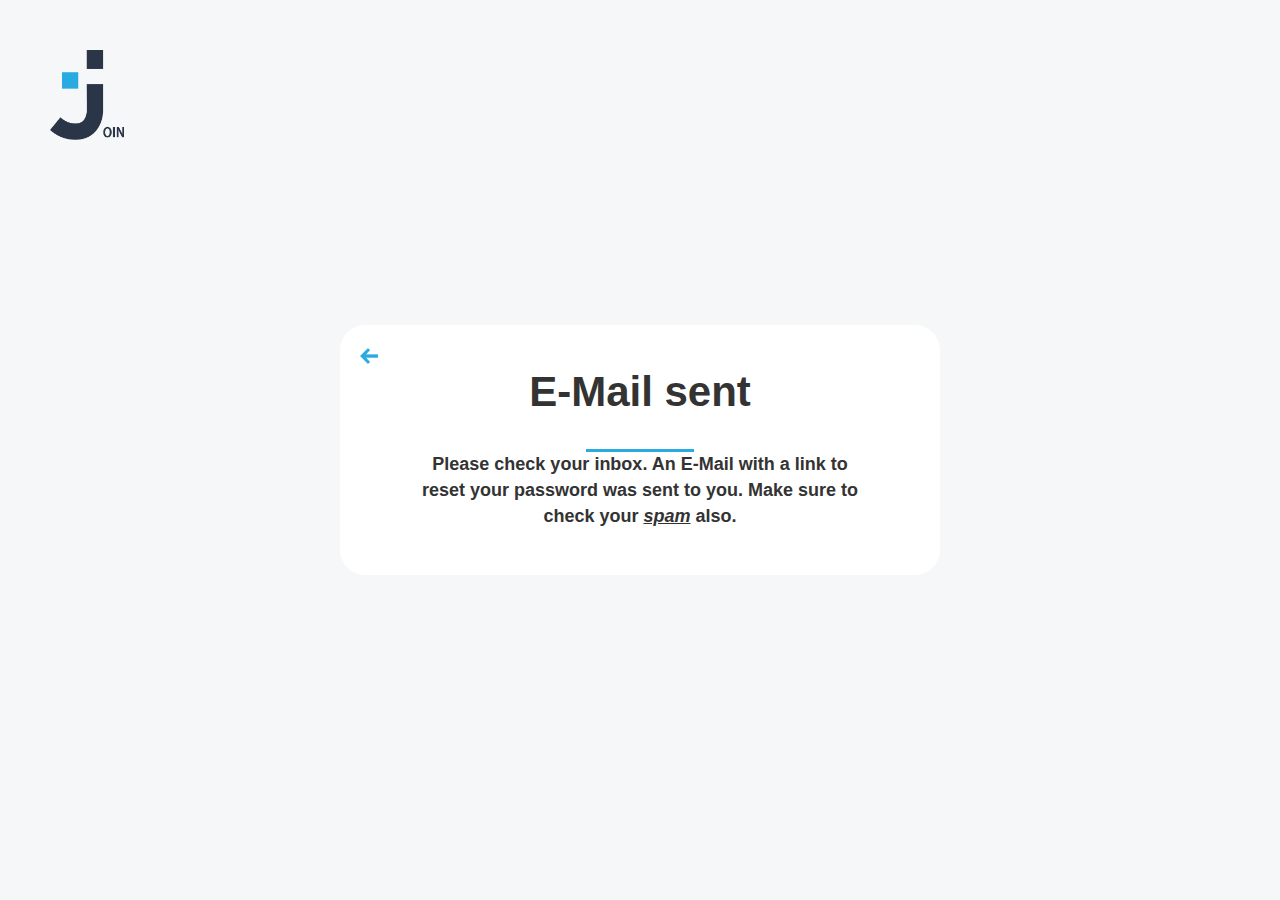
<file: success_forget_pw.html>
<!DOCTYPE html>
<html lang="en">
  <head>
    <meta charset="UTF-8" />
    <meta http-equiv="X-UA-Compatible" content="IE=edge" />
    <meta name="viewport" content="width=device-width, initial-scale=1.0" />
    <title>E-Mail was sent</title>

    <!-- Bootstrap -->
    <link
      href="node_modules/bootstrap/dist/css/bootstrap.min.css"
      rel="stylesheet"
    />
    <link rel="icon" type="image/png" href="./assets/img/favicon.png" />


    <link
      rel="shortcut icon"
      href="./assets/img/Join_background.png"
      type="image/x-icon"
    />

    <link rel="stylesheet" href="./css/login.css" />
    <link rel="stylesheet" href="./fonts.css" />
    <link rel="stylesheet" href="./css/reset_forget_success.css" />

    <script src="./js/script.js"></script>
    <script src="./js/success.js"></script>
  </head>

  <body>
    <div class="complete-page">
      <div class="join-logo">
        <img src="./assets/img/Capa 2join-logo.png" alt="" />
      </div>

      <div class="reset-password-display">
        <div class="reset-password-area" style="height: 250px">
          <div onclick="goToLogin()" class="arrow">
            <img src="./assets/img/arrow-121-32.png" />
          </div>

          <div class="headline">
            <h1>E-Mail sent</h1>
          </div>

          <div class="headline-underline"></div>

          <div class="info-div">
            <span style="font-size: 18px"
              >Please check your inbox. An E-Mail with a link to reset your
              password was sent to you. Make sure to check your
              <i><u>spam</u></i> also.</span
            >
          </div>
        </div>
      </div>
    </div>
  </body>
</html>
</file>
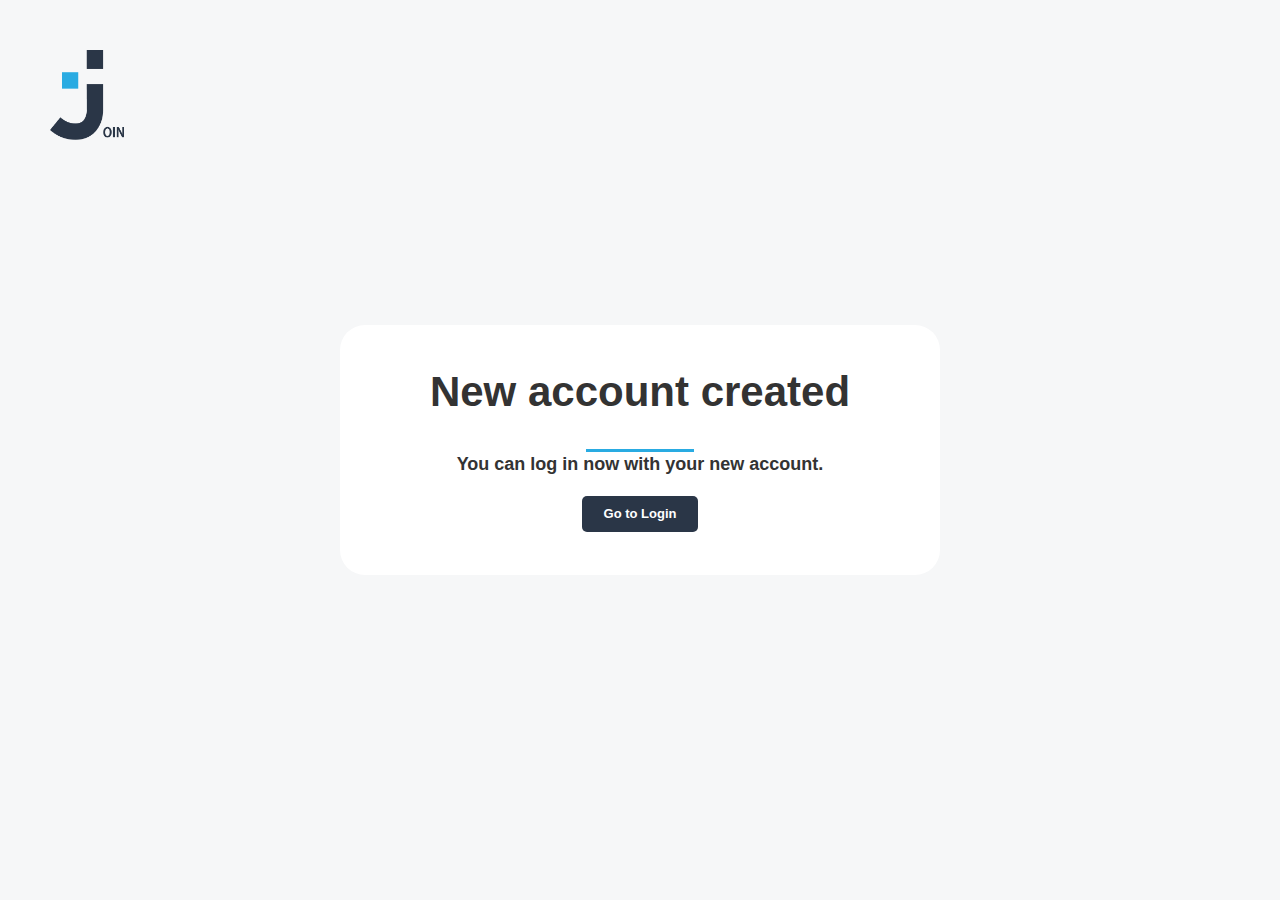
<file: success_signup.html>
<!DOCTYPE html>
<html lang="en">
  <head>
    <meta charset="UTF-8" />
    <meta http-equiv="X-UA-Compatible" content="IE=edge" />
    <meta name="viewport" content="width=device-width, initial-scale=1.0" />
    <title>Password changed</title>

    <!-- Bootstrap -->
    <link
      href="node_modules/bootstrap/dist/css/bootstrap.min.css"
      rel="stylesheet"
    />
    <link rel="icon" type="image/png" href="./assets/img/favicon.png" />


    <link rel="stylesheet" href="./css/login.css" />
    <link rel="stylesheet" href="./fonts.css" />
    <link rel="stylesheet" href="./css/reset_forget_success.css" />
    <link
      rel="shortcut icon"
      href="./assets/img/Join_background.png"
      type="image/x-icon"
    />

    
    <script src="./js/success.js"></script>
  </head>

  <body>
    <div class="complete-page">
      <div class="join-logo">
        <img src="./assets/img/Capa 2join-logo.png" alt="" />
      </div>

      <div class="reset-password-display">
        <div class="reset-password-area" style="height: 250px">
          <div class="headline">
            <h1>New account created</h1>
          </div>

          <div class="headline-underline"></div>

          <div class="info-div">
            <span style="font-size: 18px"
              >You can log in now with your new account.</span
            >
          </div>

          <button onclick="goToLogin()" class="button hover-dark">
            Go to Login
          </button>
        </div>
      </div>
    </div>
  </body>
</html>
</file>
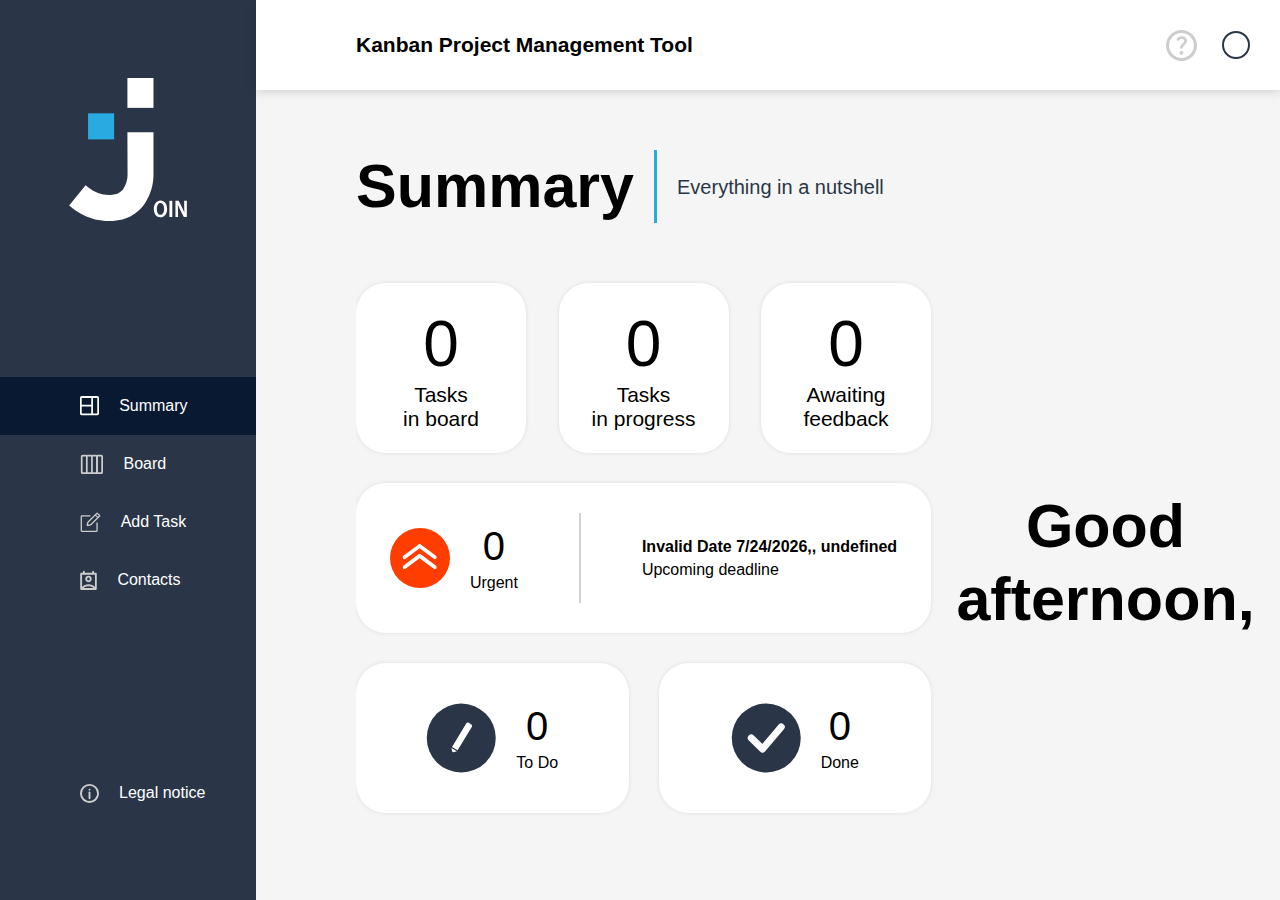
<file: summary.html>
<!DOCTYPE html>
<html lang="en">
  <head>
    <meta charset="UTF-8" />
    <meta http-equiv="X-UA-Compatible" content="IE=edge" />
    <meta name="viewport" content="width=device-width, initial-scale=1.0" />
    <title>Summary</title>

    <script src="./js/navbar.js" defer></script>

    <link rel="icon" type="image/png" href="./assets/img/favicon.png" />

    <link rel="stylesheet" href="./css/summary.css" />
    <link rel="stylesheet" href="./css/sidebar.css" />
    <link rel="stylesheet" href="./css/navbar.css" />

    <script src="./backend_new/storage_new.js"></script>
    <script src="./js/script.js"></script>
    <script src="./js/tasks.js"></script>
    <script src="./js/board.js"></script>
    <script src="./js/summary.js"></script>
    
  </head>

  <body onload="checkForLogIn();includeHTML(), initSummary()">
    <div
      class="sidebar-container"
      w3-include-html="assets/templates_html/sidebar_template.html"
    ></div>
    <div
      class="navbar-container"
      w3-include-html="./assets/templates_html/navbar_template.html"
    ></div>

    <div class="summary-main-container">
      <!-- Headline -->

      <div class="headline">
        <div class="headline-text-border">
          <span class="headline-text headline-text-container">Summary</span>
        </div>
        <div class="headline-text-border-padding">
          <span class="headline-subtext headline-text-container">
            Everything in a nutshell
          </span>
        </div>
      </div>

      <div class="summary-content">
        <div class="summary-content-left">
          <div class="row">
            <div onclick="redirectToBoard()" class="card">
              <div class="card-body">
                <span id="counterAll" class="card-counter"></span>
                <span class="card-subtitle">Tasks <br />in board</span>
              </div>
            </div>

            <div onclick="redirectToBoard()" class="card">
              <div class="card-body">
                <span id="counterInProgress" class="card-counter"></span>
                <span class="card-subtitle">Tasks <br />in progress</span>
              </div>
            </div>

            <div onclick="redirectToBoard()" class="card">
              <div class="card-body">
                <span id="counterFeedback" class="card-counter"></span>
                <span class="card-subtitle">Awaiting feedback</span>
              </div>
            </div>
          </div>

          <div class="row">
            <div onclick="redirectToBoard()" class="horizontal-card-body">
              <div>
                <div class="flex-urgent">
                  <img src="assets/img/urgentSymbol.svg" alt="" />
                  <div class="flex-column-urgent">
                    <span id="urgent-counter" class="urgent-counter"></span>
                    <span>Urgent</span>
                  </div>
                </div>
              </div>
              <div class="border"></div>
              <div class="flex-column-date">
                <span class="urgent-date-span" id="currentDate"></span>
                <span>Upcoming deadline</span>
              </div>
            </div>
          </div>

          <div class="row">
            <div
              onclick="redirectToBoard()"
              class="bottom-card-body"
              id="bottomCard1"
            >
              <div class="flex-urgent">
                <img src="assets/img/icon_pen.svg" alt="" id="penIcon" />
                <div class="flex-column-urgent">
                  <span id="openToDo" class="urgent-counter"></span>
                  <span>To Do</span>
                </div>
              </div>
            </div>

            <div
              onclick="redirectToBoard()"
              class="bottom-card-body"
              id="bottomCard2"
            >
              <div class="flex-urgent">
                <img src="assets/img/icon_check.svg" alt="" id="checkIcon" />
                <div class="flex-column-urgent">
                  <span id="doneToDos" class="urgent-counter"></span>
                  <span>Done</span>
                </div>
              </div>
            </div>
          </div>
        </div>
        <!-- Greetings -->
        <div class="summary-content-right">
          <span class="headline-text">
            <span id="greeting_sentence"></span>
            <span
              class="greeting_name"
              id="greeting_name"
              style="color: rgb(41, 171, 226)"
            ></span>
          </span>
        </div>
      </div>
    </div>
  </body>
</html>
</file>
<file: css/navbar.css>
body {
  margin: 0;
  display: grid;
  grid-template-columns: repeat(10, 1fr);
  grid-template-rows: repeat(10, 1fr);
  background-color: #f5f5f5;
  height: 100vh;
  overflow: hidden;
  position: relative;
  margin: 0;
  padding: 0;
}

html {
  overflow: hidden;
}

.navbar-container {
  grid-column: span 8;
  grid-row: span 1;
  box-shadow: 0 2px 10px 0 rgb(0 0 0 / 15%);
  display: flex;
  justify-content: space-between;
  align-items: center;
  background-color: white;
  overflow: hidden; /* Verstecken des Inhalts, der das Header-Element überschneidet */
  z-index: 5;
}

.header-logo {
  height: 60px;
  margin-left: 40px;
}

.header-right {
  margin-right: 30px;
  display: flex;
  align-items: center;
  gap: 25px;
  vertical-align: unset;
}

.profile-container {
  display: flex;
  align-items: center;
  position: relative;
}

.nav-profil {
  border-radius: 100px;
  border: 2px solid rgb(42, 54, 71);
  padding: 12px;
}

.nav-profil:hover {
  cursor: pointer;
}

.header-headline-container {
  margin-left: 100px;
  font-size: 21px;
  display: flex;
  align-items: center;
  margin-top: 0;
  margin-bottom: 0;
  font-weight: 600;
}

.mobile-nav-logo {
  display: none;
}

.logout-button {
  z-index: 9999;
  position: absolute;
  top: 10%;
  left: calc(100% - 168px);
  margin-top: 5px;
}

.logout-button button {
  margin-right: 120px;
  background-color: #2a3647;
  color: rgb(136, 136, 136);
  width: 120px;
  height: 40px;
  border-radius: 16px 0px 16px 16px;
  display: flex;
  align-items: center;
  justify-content: center;
  font-size: 14px;
  border: none;
  outline: none;
  cursor: pointer;
}

.logout-button button:hover {
  background-color: rgb(42, 54, 71);
  color: white;
}

.options-mobile {
  z-index: 9999;
  position: absolute;
  top: 10%;
  left: calc(100% - 168px);
  margin-top: 5px;
  background-color: #2a3647;
  color: rgb(136, 136, 136);
  width: 120px;
  height: 110px;
  border-radius: 16px 0px 16px 16px;
  display: flex;
  align-items: center;
  justify-content: center;
}

.center-mobile {
  display: flex;
  flex-direction: column;
  align-items: center;
  gap: 14px;
}

.options-mobile a {
  text-decoration: none;
  color: rgb(136, 136, 136);
  display: flex;
  align-items: center;
  justify-content: center;
  font-size: 14px;
  width: 100%;
  height: 33.33%;
  border: none;
  outline: none;
  cursor: pointer;
}

.options-mobile a:hover {
  background-color: rgb(42, 54, 71);
  color: white;
}

.d-none {
  display: none;
}

.subtask-input {
  box-sizing: border-box;

  /* Auto layout */

  display: flex;
  flex-direction: row;
  align-items: center;
  padding: 13px 21px;
  gap: 10px;

  height: 51px;

  background: #ffffff;
  /* Style */

  border: 1px solid #d1d1d1;
  border-radius: 10px;
}

/*Responsive Design*/

@media screen and (min-width: 2000px) {
  .navbar-container {
    grid-column: span 9;
  }
}

@media screen and (max-width: 756px) {
  .navbar-container {
    grid-column: 1/11;
  }

  .header-headline-container {
    margin-left: 60px;
    font-size: 16px;
  }

  .header-right img {
    display: none;
  }
}

@media (max-width: 500px) {
  .header-headline-container {
    display: none;
  }

  .mobile-nav-logo {
    display: flex;
    margin-left: 30px;
  }
}

@media (max-height: 760px) {
  .nav-profil{
    padding: 3px;
  }
}
</file>
<file: style.css>
* {
  font-family: "Open Sans", Arial, Helvetica, sans-serif;
  overflow: -moz-scrollbars-vertical;
  overflow-x: hidden;
  overflow-y: hidden;
}

body {
  margin: 0;
  background-color: #f5f5f5;
  height: 100vh;
}

.d-none {
  display: none;
}
</file>
<file: css/login.css>
input {
  padding-right: 35px;
}

input[type="radio"],
input[type="checkbox"] {
  margin-top: 0 !important;
}

.d-none {
  display: none;
  visibility: hidden;
}

.df-w {
  display: flex;
  width: 100%;
  justify-content: center;
  flex-direction: column;
  align-items: center;
}

.hover-dark:hover {
  cursor: pointer;
  background-color: rgb(41, 171, 226);
}

.hover-bright:hover {
  cursor: pointer;
  border: 2px solid rgb(41, 171, 226);
  color: rgb(41, 171, 226);
}

.complete-page {
  position: relative;
  background-color: rgb(246, 247, 248);
  width: 100vw;
  height: 100vh;
  display: flex;
  flex-direction: column;
  justify-content: center;
  align-items: center;
}

.start-join-logo {
  position: fixed;
  overflow: hidden;
  display: flex;
  justify-content: center;
  align-items: center;
  z-index: 7;
  background: none;
  left: 50px;
  top: 50px;
  width: 90px;
  height: 90px;

  animation: showJoinLogo;
  animation-duration: 2s;
}

.start-join-logo img {
  height: 90px;
}

@keyframes showJoinLogo {
  0% {
    background: white;
    left: 0;
    top: 0;
    width: 100vw;
    height: 100vh;
  }

  50% {
    background: rgb(246, 247, 248);
    left: 0;
    top: 0;
    width: 100vw;
    height: 100vh;
  }

  100% {
    background: none;
    left: 50px;
    top: 50px;
    width: 90px;
    height: 90px;
  }
}

.headline {
  margin-top: 4%;
  padding-bottom: 4%;
}

.headline h1 {
  font-size: 42px;
  font-weight: 650;
}

.headline-underline {
  width: 18%;
  height: 3px;
  background-color: rgb(41, 171, 226);
}

.name-field {
  width: 65%;
  margin-bottom: 6%;
}

.name-field input {
  height: 40px;
  font-size: 15px;
}

.email-field {
  width: 65%;
  margin-bottom: 6%;
  display: flex;
  position: relative;
}

.email-field input {
  height: 40px;
  font-size: 15px;
  padding-right: 35px;
}

.password-field {
  width: 65%;
  display: flex;
  position: relative;
}

.password-field input {
  height: 40px;
  font-size: 15px;
  padding-right: 35px;
}

.signup-name-field {
  width: 65%;
  margin-bottom: 6%;
  display: flex;
  position: relative;
}

.signup-name-field input {
  height: 40px;
  font-size: 15px;
  padding-right: 35px;
}

.signup-email-field {
  width: 65%;
  margin-bottom: 6%;
  display: flex;
  position: relative;
}

.signup-email-field input {
  height: 40px;
  font-size: 15px;
  padding-right: 35px;
}

.signup-password-field {
  width: 65%;
  display: flex;
  position: relative;
}

.signup-password-field input {
  height: 40px;
  font-size: 15px;
  padding-right: 35px;
}

.button {
  padding-left: 22px;
  padding-right: 22px;
  height: 36px;
  border-radius: 5px;
  border: none;
  background-color: rgb(42, 54, 71);
  color: white;
  display: flex;
  justify-content: center;
  align-items: center;
  font-size: 13px;
  font-weight: 600;
}

.button button {
  padding-left: 22px;
  padding-right: 22px;
  height: 36px;
  border-radius: 5px;
  border: none;
  background-color: rgb(42, 54, 71);
  color: white;
  display: flex;
  justify-content: center;
  align-items: center;
  font-size: 13px;
  font-weight: 600;
}

.info-div {
  width: 75%;
  margin-bottom: 3%;
  font-size: 13px;
  font-weight: 700;
  text-align: center;
}

/* Design for Log in Area*/

.login-display {
  width: 100%;
  flex-direction: column;
  align-items: center;
}

.login-head {
  position: absolute;
  top: 6%;
  display: flex;
  justify-content: flex-end;
  align-items: center;
  width: 100%;
  padding-right: 6%;
}

.login-head button {
  width: 87px;
  height: 37px;
  font-size: 12px;
  background-color: rgb(42, 54, 71);
  color: rgb(255, 255, 255);
  border-radius: 5px;
  margin-left: 22px;
  border: none;
  font-weight: 600;
}

.login-area {
  height: 400px;
  width: 550px;
  background-color: rgb(255, 255, 255);
  border-radius: 25px;
  display: flex;
  flex-direction: column;
  align-items: center;
}

.form-control {
  height: 35px;
}

.form-style {
  height: 100%;
  width: 100%;
  display: flex;
  flex-direction: column;
  align-items: center;
  justify-content: space-evenly;
}

.signup-input-container {
  display: flex;
  flex-direction: column;
  width: 100%;
  position: relative;
  align-items: center;
}

.rememberMe-forgotPassword {
  width: 57%;
  height: 40px;
  display: flex;
  flex-direction: row;
  justify-content: space-evenly;
  align-items: center;
  font-size: 12px;
}

.remember-me {
  display: flex;
  align-items: center;
  font-weight: 600;
  margin-right: 10px;
}

.remember-me input {
  vertical-align: middle;
  margin: 0;
  height: 12px;
  width: 12px;
  margin-right: 10px;
  flex-shrink: 0;
}

.forgot-password a {
  text-decoration: none;
}

.login-guestlogin {
  display: flex;
  flex-direction: row;
}

.guestLogin-button {
  width: 120px;
  height: 36px;
  border-radius: 5px;
  background-color: rgb(255, 255, 255);
  border: 2px solid rgb(148, 154, 163);
  color: rgb(42, 54, 71);
  display: flex;
  justify-content: center;
  align-items: center;
  margin-left: 26px;
  font-size: 13px;
  font-weight: 700;
}

/* Design for Sign Up Area*/
.signUp-display {
  width: 100%;
  justify-content: center;
}

.signUp-area {
  position: relative;
  width: 550px;
  height: 400px;
  background-color: rgb(255, 255, 255);
  border-radius: 25px;
  display: flex;
  flex-direction: column;
  align-items: center;
}

.arrow {
  position: absolute;
  top: 20px;
  left: 20px;
  cursor: pointer;
}

.arrow img {
  height: 18px;
}

/* Design for forgot-password Area*/

.forgot-password-area {
  position: relative;
  width: 550px;
  background-color: rgb(255, 255, 255);
  border-radius: 25px;
  display: flex;
  flex-direction: column;
  align-items: center;
}

.forgot-password-email-field {
  width: 55%;
  margin-bottom: 4%;
  position: relative;
}

/* Design for reset-password Area*/

.reset-password-area {
  position: relative;
  width: 600px;
  height: 400px;
  background-color: rgb(255, 255, 255);
  border-radius: 25px;
  display: flex;
  flex-direction: column;
  align-items: center;
}

.reset-password-field {
  width: 55%;
  margin-bottom: 5%;
  display: flex;
  position: relative;
}

.continue-button {
  padding-left: 50px;
  padding-right: 50px;
  height: 30px;
  border-radius: 5px;
  background-color: rgb(42, 54, 71);
  color: white;
  display: flex;
  justify-content: center;
  align-items: center;
  font-size: 13px;
  font-weight: 600;
  border: none;
}

.forgot-pw-form {
  display: flex;
  flex-direction: column;
  justify-content: center;
  align-items: center;
}

@media (max-width: 550px) {
  .start-join-logo img {
    height: 60px;
  }

  .start-join-logo {
    top: 10px;
    left: 10px;
    z-index: 6;
  }

  @keyframes showJoinLogo {
    0% {
      background: rgb(42, 54, 71);
      left: 0;
      top: 0;
      width: 100vw;
      height: 100vh;
    }

    50% {
      background: rgb(42, 54, 71);
      left: 0;
      top: 0;
      width: 100vw;
      height: 100vh;
    }

    100% {
      background: none;
      left: 10px;
      top: 10px;
      width: 90px;
      height: 90px;
    }
  }

  .login-head {
    display: flex;
    margin-top: 962px;
    justify-content: center;
    align-items: center;
    width: 100%;
    padding-right: 6%;
    font-size: 17px;
  }

  .headline {
    margin-top: 8%;
    padding-bottom: 2%;
  }

  .headline-underline {
    margin-bottom: 8%;
  }

  .email-field {
    margin-bottom: 8%;
  }

  .login-display {
    margin-top: 0;
    min-height: 200px;
  }

  .login-area {
    height: 90%;
    width: 90%;
    padding-bottom: 30px;
    margin-top: 35px;
  }

  .rememberMe-forgotPassword {
    flex-direction: column-reverse;
    align-items: flex-start;
    height: 80px;
    width: 62%;
    margin-top: 6%;
  }

  .remember-me {
    margin-top: 10px;
  }

  .login-guestlogin {
    flex-direction: column;
    align-items: center;
    margin-top: 6%;
  }

  .button {
    margin-bottom: 20px;
    width: 120px !important;
    height: 43px;
  }

  .guestLogin-button {
    width: 160px;
    margin-left: 0;
    height: 43px;
  }

  /* Sign up Area*/

  .signUp-area {
    height: 500px;
    width: 90%;
    margin-top: 50px;
  }

  .headline h1 {
    font-size: 30px;
  }

  .signup-name-field {
    width: 80%;
    margin-bottom: 11%;
  }

  .signup-email-field {
    width: 80%;
    margin-bottom: 11%;
  }

  .signup-password-field {
    width: 80%;
    margin-bottom: 4%;
  }

  /* Forgot Password*/

  .forgot-password-area {
    display: flex;
    justify-content: center;
    width: 90%;
    justify-content: center;
  }

  .headline {
    text-align: center;
  }

  .headline h2 {
    font-size: 20px;
    font-weight: 600;
  }

  .forgot-password-email-field {
    width: 80%;
  }
}

/* LOGIN FORM ICONS */

.mail-icon {
  position: absolute;
  right: 11px;
  top: 11px;
  z-index: 5;
  height: 17px;
}

.password-icon {
  position: absolute;
  right: 11px;
  top: 11px;
  z-index: 5;
  height: 20px;
}

.forgot-password-icon {
  position: absolute;
  right: 10px;
  top: 9px;
  z-index: 5;
  height: 17px;
}

.name-signup-icon {
  position: absolute;
  right: 11px;
  top: 11px;
  z-index: 5;
  height: 17px;
}

.mail-signup-icon {
  position: absolute;
  right: 11px;
  top: 12px;
  z-index: 5;
  height: 15px;
}

.password-signup-icon {
  position: absolute;
  right: 11px;
  top: 11px;
  z-index: 5;
  height: 17px;
}

/* USER NOT FOUND */

.user-not-found {
  color: red;
  font-size: 14px;
  margin-top: 12px;
  transition: all 225ms ease-in-out;
}

@media (max-height: 1100px) {
  .login-head {
    margin-top: 900px !important;
  }
}

@media (max-height: 1000px) {
  .login-head {
    margin-top: 800px !important;
  }
}

@media (max-height: 900px) {
  .login-head {
    margin-top: 700px !important;
  }
}

@media (max-height: 800px) {
  .login-head {
    margin-top: 650px !important;
  }
}

@media (max-height: 750px) {
  .login-head {
    margin-top: 600px !important;
  }
}

@media (max-height: 700px) {
  .login-head {
    margin-top: 570px !important;
  }
}

@media (max-height: 650px) {
  .login-head {
    margin-top: 540px !important;
  }
}

@media (max-height: 600px) {
  .login-head {
    margin-top: 500px !important;
  }
}
</file>
<file: css/board.css>
* {
  font-family: "Open Sans", Arial, Helvetica, sans-serif;
}

#board-link {
  /* styles for board link */
  background-color: #091931;
}

.active {
  filter: contrast(0.5);
}

.board-main-container {
  grid-column: 3/11;
  grid-row: 2/11;
  /*margin-left: 100px;*/
  /*margin-right: 100px;*/
  margin-top: 60px;
  display: flex;
  flex-direction: column;
  align-items: center;
  overflow: auto;
  margin-bottom: 50px;
}

.headline-container {
  display: flex;
  justify-content: space-between;
  flex-direction: column;
  align-items: center;
  width: 90%;
  gap: 24px;
  margin-bottom: 60px;
}

.headline-text {
  font-style: normal;
  font-weight: 700;
  font-size: 61px;
  line-height: 120%;
  text-align: center;
}

.headline-text-mobile {
  width: 90%;
  margin-bottom: 21px;
  font-style: normal;
  font-weight: 700;
  font-size: 16px;
  line-height: 120%;
  text-align: center;
}

.headline-left {
  display: flex;
  flex-direction: row;
  align-items: center;
  justify-content: flex-start;
  justify-content: space-between;
  width: 100%;
}

.board-content {
  display: flex;
  justify-content: space-between;
  width: 90%;
  height: 100%;
  gap: 20px;
}

.board-content-element {
  display: flex;
  flex-direction: column;
  width: calc(20% + 38px);
}

.task-type {
  display: flex;
  align-items: center;
  justify-content: space-between;
  padding-right: 10px;
  margin-bottom: 10px;
}

.task-type span {
  font-size: 21px;
  line-height: 25px;
  font-weight: 500;
}

.task-type svg:hover {
  cursor: pointer;
}

.svg:hover path {
  stroke: #29abe2;
}

.svg:hover rect {
  stroke: #29abe2;
}

.categoryBtns{
  cursor: pointer;
}

.categoryBtns svg:hover path{
  stroke: #29abe2;
  fill: #29abe2;
}

.categoryBtns svg:hover rect{
  fill: #29abe2;
}

#finishEditingSubtask:hover circle{
  cursor: pointer;
  stroke: #29abe2;
  fill: #29abe2;
}

.inputTask {
  box-sizing: border-box;

  /* Auto layout */

  display: flex;
  flex-direction: row;
  align-items: center;
  padding: 13px 21px;
  gap: 10px;

  height: 51px;
  width: 251px;

  background: #ffffff;
  /* Style */

  border: 1px solid #d1d1d1;
  border-radius: 10px;

  /* Inside auto layout */

  flex: none;
  align-self: stretch;
  flex-grow: 0;
}

.board-headline-right {
  display: flex;
  width: 100%;
  justify-content: space-between;
  align-items: center;
}

.add-task-btn-board {
  /* Secondary plus v1 */

  box-sizing: border-box;

  /* Auto layout */

  display: flex;
  cursor: pointer;
  flex-direction: row;
  justify-content: center;
  align-items: center;
  padding: 18px 10px;
  gap: 10px;
  margin-left: 30px;

  width: 157px;
  height: 51px;

  background: #2a3647;
  border: 1px solid #2a3647;
  border-radius: 10px;

  /* Inside auto layout */

  flex: none;
  order: 1;
  flex-grow: 0;
}

.add-task-btn-board button {
  color: white;
  cursor: pointer;
  font-weight: 700;
  font-size: 21px;
  background-color: unset;
  border: none;
}

.add-task-btn-board-mobile {
  /* Secondary plus v1 */

  box-sizing: border-box;

  /* Auto layout */

  display: flex;
  cursor: pointer;
  flex-direction: row;
  justify-content: center;
  align-items: center;
  padding: 10px 10px;

  background: #2a3647;
  border: 1px solid #2a3647;
  border-radius: 10px;

  /* Inside auto layout */
  flex: none;
}

.add-task-btn-board-mobile button {
  color: white;
  cursor: pointer;
  font-weight: 700;
  font-size: 21px;
  background-color: unset;
  border: none;
}

.border-subtask {
  border-right: 2px solid #d1d1d1;
  margin-left: 10px;
  margin-right: 10px;
}

.subtask-container {
  box-sizing: border-box;
  display: flex;
  flex-direction: row;
  align-items: center;
  padding: 13px 21px;
  gap: 10px;
  height: 51px;
  background: #ffffff;
  border: 1px solid #d1d1d1;
  border-radius: 10px;
  flex: none;
  align-self: stretch;
  flex-grow: 0;
}

.drop-area {
  display: flex;
  flex-direction: column;
  align-items: center;
  padding-top: 10px;
  padding-bottom: 60px;
  border: 3px dotted transparent;
  min-height: 20vh;
}

.drop-area.dragover{
  background-color: rgba(0, 0, 0, 0.04);
}

.add-border {
  border: 3px dotted #d1d1d1;
  border-radius: 10px;
  background-color: rgba(0, 0, 0, 0.04);
}

.dropdown-position {
  display: none;
}

.dropdown-style {
  border-radius: 4px;
  background-color: #ffffff;
  color: #333333;
  font-size: 14px;
  padding: 8px 16px;
  border: 1px solid #dddddd;
  box-shadow: 0 2px 4px rgba(0, 0, 0, 0.1);
  transition: border-color 0.3s ease-in-out, box-shadow 0.3s ease-in-out;
  width: 172px;
}

.dropdown-style:hover {
  border-color: #aaaaaa;
  box-shadow: 0 2px 8px rgba(0, 0, 0, 0.2);
}

.dropdown-style:focus {
  outline: none;
  border-color: #999999;
  box-shadow: 0 2px 8px rgba(0, 0, 0, 0.2);
}

.dropdown-style option {
  background-color: #ffffff;
  color: #333333;
}

/* ********* Scrollbar CSS ********* */

.scroll {
  height: 460px;
  overflow: auto;
}

/* Firefox */
.inner-content {
  scrollbar-width: auto;
  scrollbar-color: #2a3647 #f6f7f8;
  overflow-x: hidden;
}

/* Chrome, Edge, and Safari */
.inner-content::-webkit-scrollbar {
  width: 10px;
}

.inner-content::-webkit-scrollbar-track {
  background: #f6f7f8;
}

.inner-content::-webkit-scrollbar-thumb {
  background-color: #2a3647;
  border-radius: 10px;
  border: 1px solid #ffffff;
}

/* Firefox */
.inner-content2 {
  overflow: auto;
  height: 420px;
  gap: 20px;
  display: grid;
  align-items: start;
  scrollbar-width: auto;
  scrollbar-color: #2a3647 #f6f7f8;
}

/* Chrome, Edge, and Safari */
.inner-content2::-webkit-scrollbar {
  width: 10px;
}

.inner-content2::-webkit-scrollbar-track {
  background-color: #f6f7f8;
}

.inner-content2::-webkit-scrollbar-thumb {
  background-color: #2a3647;
  border-radius: 10px;
  border: 1px solid #ffffff;
}

.subtask-container input {
  border: none;
  width: 100%;
  outline: none;
}

.dragarea-highlight {
  background-color: rgba(0, 0, 0, 0.2);
}

.prio-btn-low {
  display: flex;
  justify-content: space-evenly;
  padding: 5px;
  align-items: center;
  border-radius: 10px;
  background-color: #7ae229;
  color: white;
  width: 25%;
}

.prio-btn-medium {
  display: flex;
  justify-content: space-evenly;
  padding: 5px;
  align-items: center;
  border-radius: 10px;
  background-color: #ffa800;
  color: white;
  width: 25%;
}

.prio-btn-urgent {
  display: flex;
  justify-content: space-evenly;
  padding: 5px;
  align-items: center;
  border-radius: 10px;
  background-color: #ff3d00;
  color: white;
  width: 25%;
}

.align-center {
  align-items: center;
}

.gap-15 {
  gap: 15px;
}

.subtasks-status {
  width: 75%;
  background-color: #29abe2;
  border-radius: 10px;
  color: white;
  height: 10px;
}

.subtasks-border {
  width: 80%;
  background-color: lightgray;
  border-radius: 10px;
}

/* ********* Scrollbar CSS ********* */
/* Firefox */
.inner-content {
  scrollbar-width: auto;
  scrollbar-color: #2a3647 #f6f7f8;
}

/* Chrome, Edge, and Safari */
.inner-content::-webkit-scrollbar {
  width: 10px;
}

.inner-content::-webkit-scrollbar-track {
  background: #f6f7f8;
}

.inner-content::-webkit-scrollbar-thumb {
  background-color: #2a3647;
  border-radius: 10px;
  border: 1px solid #ffffff;
}

/* Firefox */
.task-card-description {
  scrollbar-width: auto;
  scrollbar-color: #2a3647 #f6f7f8;
}

/* Chrome, Edge, and Safari */
.task-card-description::-webkit-scrollbar {
  width: 10px;
}

.task-card-description::-webkit-scrollbar-track {
  background: #f6f7f8;
}

.task-card-description::-webkit-scrollbar-thumb {
  background-color: #2a3647;
  border-radius: 10px;
  border: 1px solid #ffffff;
}

/* Firefox */
#description {
  scrollbar-width: auto;
  scrollbar-color: #2a3647 #f6f7f8;
}

/* Chrome, Edge, and Safari */
#description::-webkit-scrollbar {
  width: 10px;
}

#description::-webkit-scrollbar-track {
  background: #f6f7f8;
}

#description::-webkit-scrollbar-thumb {
  background-color: #2a3647;
  border-radius: 10px;
  border: 1px solid #ffffff;
}

/*Board-Card Design*/

.board-task-card {
  display: flex;
  flex-direction: column;
  justify-content: space-between;
  align-items: flex-start;
  padding: 18px 36px;
  margin-bottom: 20px;
  height: 23vh;
  /* white */

  background: #ffffff;
  /* shadoe backlog box */

  box-shadow: 0px 0px 14px 3px rgba(0, 0, 0, 0.04);
  border-radius: 30px;

  /* Inside auto layout */

  flex: none;
  flex-grow: 0;
  transition: all 0.3s ease;
  cursor: pointer;
}

.board-task-card:hover {
  transform: scale(1.05);
  box-shadow: 0 2px 4px rgba(0, 0, 0, 0.5);
}

/* Firefox */
.board-task-card {
  overflow: auto;
  scrollbar-width: auto;
  scrollbar-color: #2a3647 #f6f7f8;
}

/* Chrome, Edge, and Safari */
.board-task-card::-webkit-scrollbar {
  width: 10px;
}

.board-task-card::-webkit-scrollbar-track {
  background-color: #f6f7f8;
}

.board-task-card::-webkit-scrollbar-thumb {
  background-color: #2a3647;
  border-radius: 10px;
  border: 1px solid #ffffff;
}

.task-card-category {
  background: red;
  border-radius: 30px;
  min-width: 87px;
  margin-bottom: 10px;
  padding: 5px;
  justify-content: center;
  display: flex;
  color: white;
}

.task-card-title {
  display: flex;
  font-weight: 700;
  font-size: 16px;
  margin-bottom: 20px;
  color: #2a3647;
}

.task-card-description {
  display: flex;
  height: 90px;
  font-size: 14px;
  margin-bottom: 15px;
  overflow: auto;
}

.task-card-bottom-container {
  display: flex;
  justify-content: space-between;
  width: 100%;
}

.avatar-container {
  display: flex;
  flex-direction: column;
  justify-content: center;
  align-items: center;
  width: 35px;
  height: 35px;
  background: #0190e0;
  border: 1px solid #ffffff;
  border-radius: 58px;
  margin: 0px -2px;
  font-size: 13px;
  color: white;
}

.avatar-Box {
  display: flex;
  justify-content: start;
  align-items: center;
}

.task-card-prio {
  display: flex;
  justify-content: center;
  align-items: center;
}

.d-none {
  display: none !important;
  opacity: 0;
  transition: opacity 0.5s;
}

.flex-row {
  display: flex;
  flex-direction: row;
}

.width-100 {
  width: 100%;
}

.justify-space-between {
  justify-content: space-between;
  align-items: center;
}

.subtasks-row {
  align-items: center;
  display: flex;
  gap: 15px;
}

.rotate {
  transform: rotateZ(10deg);
}

.subtask-container {
  margin: unset !important;
}

#subtasksCounter {
  font-size: 12px;
}

.margin-bottom-10 {
  margin-bottom: 10px;
}

.task-card-top-div {
  display: flex;
  justify-content: space-between;
  align-items: baseline;
  width: 100%;
}

.drag-over{
  background-color:#2a364770;
}

#loadingOverlay{
  position: grid;
  grid-column: 3/11;
  grid-row: 4/11;
  z-index: 999;
  display: flex;
  width: 100vw;
  height: 100vh;
  justify-content: center;
  align-items: center;
}

#loadingOverlay img{
  height: 15vh;
  width: 15vh;
}

.edit-subtask-container{
  display: flex;
  align-items: center;
  gap: 15px;

}

.edit-subtask-container svg:hover{
  cursor: pointer;
}

.svg:hover path {
  stroke: #29abe2;
}

.svg:hover rect {
  stroke: #29abe2;
}

#add-task-btn-board-mobile {
  display: none;
}

#add-task-btn-board-{
  display: flex;
}

/* ********* Breakpoints ********* */

@media only screen and (max-width: 1777px) {
  .drop-area {
    align-items: flex-start;
  }
}

@media only screen and (max-width: 1555px) {
  .board-task-card {
    width: 12vw;
    overflow: hidden;
  }
}

@media only screen and (max-width: 1400px) {
  .drop-area {
    display: none;
  }

  .dropdown-position {
    display: flex;
  }

  .board-task-card {
    width: 58vw;
  }

  .board-content {
    flex-direction: column;
    align-items: center;
  }

  .board-content-element {
    width: 100%;
  }

  .board-main-container {
    margin-left: 30px;
    margin-right: 30px;
  }

  .headline-text {
    font-size: 48px;
  }
}

@media only screen and (max-width: 950px) {
  .board-content {
    width: 90%;
  }

  .board-main-container {
    margin-left: 10px;
    margin-right: 10px;
  }

  .headline-text {
    font-size: 52px;
  }

  .headline-container {
    flex-direction: column;
    align-items: flex-start;
    gap: 24px;
  }

  .board-headline-right {
    width: 100%;
    justify-content: space-between;
  }
}

@media only screen and (max-width: 756px) {
  #add-task-btn-board {
    display: none;
  }

  #add-task-btn-board-mobile {
    display: flex;
  }

  .board-main-container {
    grid-column: 1/11;
  }

  .board-task-card {
    width: 73vw;
  }

  .inner-content {
    margin-bottom: 150px;
  }

  .headline-container {
    flex-direction: column;
    align-items: flex-start;
  }

  .board-content {
    flex-direction: column;
    align-items: center;
  }

  .board-content-element {
    margin-bottom: 20px;
  }
}

@media only screen and (max-width: 555px) {
  .board-task-card{
    width: 60vw;
  }
}

@media only screen and (max-width: 500px) {
  #headline-mobile {
    display: flex;
  }

  
}

@media only screen and (min-width: 501px) {
  #headline-mobile {
    display: none;
  }
}

@media only screen and (max-width: 450px) {
  .dropdown-style{
    width: 75px;
  }
}
</file>
<file: css/sidebar.css>
* {
  font-family: "Open Sans", Arial, Helvetica, sans-serif;
  /* overflow: hidden; */
}

.sidebar-container {
  grid-column: span 2;
  grid-row: span 10;
  background: rgb(42, 54, 71);
  display: flex;
  flex-direction: column;
  justify-content: space-around;
  align-items: center;
}

.logo {
  width: 120px;
}

.sidebar-element {
  display: flex;
  flex-direction: column;
  color: white;
  width: 100%;
  justify-content: center;
  align-items: center;
}

.sidebar-object {
  cursor: pointer;
  display: flex;
  align-items: center;
  width: 100%;
}

.sidebar-object a {
  display: flex;
  color: white;
  text-decoration: none;
  align-items: center;
  width: 100%;
}

.sidebar-object:hover {
  background-color: #0e2951ac;
}

.sidebar-element span {
  border-radius: 20px;
  padding: 20px;
}

.mini-logo {
  height: 20px;
  margin-left: 80px;
}

.sidebar-element-legal {
  cursor: pointer;
  display: flex;
  justify-content: center;
  width: 100%;
}

.sidebar-element-legal a {
  display: flex;
  color: white;
  text-decoration: none;
  justify-content: center;
  width: 100%;
}

.sidebar-element-legal:hover {
  background-color: #0e2951ac;
}

.sidebar-element-legal span {
  border-radius: 20px;
  padding: 20px;
}

/*Responsive Design*/

@media screen and (min-width: 2000px) {
  .sidebar-container {
    grid-column: span 1;
  }
}

@media screen and (max-width: 1200px) {
  .mini-logo {
    margin-left: 61px;
  }
}

@media screen and (max-width: 1080px) {
  .mini-logo {
    margin-left: 42px;
  }
}

@media screen and (max-width: 950px) {
  .mini-logo {
    margin-left: 35px;
  }
}

@media screen and (max-width: 860px) {
  .mini-logo {
    margin-left: 25px;
  }
}

@media screen and (max-width: 756px) {
  .logo {
    display: none;
  }

  .sidebar-element {
    flex-direction: unset;
  }

  .sidebar-element-legal {
    display: none;
  }

  .sidebar-object {
    flex-direction: column;
  }

  .sidebar-object a {
    flex-direction: column;
  }

  .mini-logo {
    margin-left: none;
    margin-right: 20px;
    margin-top: 15px;
  }

  .sidebar-container {
    position: fixed;
    bottom: 0;
    width: 100%;
    display: flex;
    grid-column: unset;
    grid-row: unset;
    z-index: 100000;
    justify-content: center;
  }
}

@media screen and (max-height: 500px) {
  .logo {
    width: 25px;
  }
}

@media screen and (max-width: 450px) {
  .sidebar-container {
    font-size: 12px;
  }
}
</file>
<file: css/board-edit-popup.css>
body {
  line-height: unset !important;
  overflow-x: hidden;
  overflow-x: unset;
}

/* ********* Scrollbar CSS ********* */
/* Firefox */
.task-card-scroll {
  scrollbar-width: auto;
  scrollbar-color: #2a3647 #f6f7f8;
}

/* Chrome, Edge, and Safari */
.task-card-scroll::-webkit-scrollbar {
  width: 10px;
}

.task-card-scroll::-webkit-scrollbar-track {
  background: #f6f7f8;
}

.task-card-scroll::-webkit-scrollbar-thumb {
  background-color: #2a3647;
  border-radius: 10px;
  border: 1px solid #ffffff;
}

.column-container {
  display: flex; /* Verwende Flexbox-Layout */
  flex-direction: row; /* Spalten nebeneinander */
  justify-content: space-between; /* Abstand zwischen Spalten */
}

.column-left,
.column-right {
  flex-basis: 40%; /* Breite der Spalten */
  display: flex;
  flex-direction: column;
}

/* Füge Abstand zwischen den Inhalten hinzu */
.column-left > * + *,
.column-right > * + * {
  margin-top: 10px;
}

.task-card {
  display: block; /* Zurücksetzen auf Block-Display */
  width: 80%; /* Breite der Karte */
  grid-column: 3/11;
  grid-row: 2/11;
  margin-left: 100px;
  margin-right: 100px;
  margin-top: 60px;
  overflow-x: hidden;
  overflow-y: auto;
  margin-bottom: 20px;
}

.headline-text {
  font-style: normal;
  font-weight: 700;
  font-size: 61px;
  line-height: 120%;
  text-align: center;
  margin-bottom: 20px;
}

.margin-bottom-60 {
  margin-bottom: 60px;
}

.border {
  border-right: 2px solid #d1d1d1;
  margin-left: 30px;
  margin-right: 30px;
}

#description {
  resize: vertical;
  max-height: 200px;
  box-sizing: border-box;

  /* Auto layout */

  display: flex;
  flex-direction: row;
  align-items: flex-start;
  padding: 18px 21px;
  gap: 10px;
  isolation: isolate;

  height: 119px;

  background: #ffffff;
  /* Style */

  border: 1px solid #d1d1d1;
  border-radius: 10px;

  /* Inside auto layout */

  flex: none;
  align-self: stretch;
  flex-grow: 0;
}

#title {
  box-sizing: border-box;

  /* Auto layout */

  display: flex;
  flex-direction: row;
  align-items: center;
  padding: 13px 21px;
  gap: 10px;

  height: 51px;

  background: #ffffff;
  /* Style */

  border: 1px solid #d1d1d1;
  border-radius: 10px;

  /* Inside auto layout */

  flex: none;
  align-self: stretch;
  flex-grow: 0;
}

.prio {
  display: flex;
  gap: 17px;
  padding: 10px;
}

.prio div {
  width: 33%;
  justify-content: center;
  display: flex;
  align-items: center;
  padding: 10px;
  border: 1px solid var(--dimmed);
  font-size: 0.8rem;
  border-radius: 7px;
  background: white;
  cursor: pointer;
  font-size: 1.2rem;
}

.prio div:hover {
  box-shadow: 0px 3px 3px 0px rgba(0, 0, 0, 20%);
}

.prio div > img {
  margin-left: 7px;
}

.newCategory {
  border: none;
  background-color: white;
  cursor: pointer;
  border-radius: 100%;
}

#datePicker {
  box-sizing: border-box;
  font-size: 21px;

  /* Auto layout */

  display: flex;
  flex-direction: row;
  align-items: center;
  padding: 18px 21px;
  gap: 10px;
  isolation: isolate;

  height: 51px;

  background: #ffffff;
  /* Style */

  border: 1px solid #d1d1d1;
  border-radius: 10px;

  /* Inside auto layout */

  flex: none;
  flex-grow: 0;
}

input[type="date"]::-webkit-calendar-picker-indicator {
  width: 20px;
  height: 20px;
  margin-left: 250px;
}

input[type="date"]::-webkit-datetime-edit-fields-wrapper {
  color: #d1d1d1;
}

input[type="date"] {
  color: #d1d1d1;
}

::placeholder {
  font-size: 21px;
  color: #d1d1d1;
}

/* Entferne Placeholder-Text, wenn Textfeld fokussiert ist */
input:focus::-webkit-input-placeholder {
  color: transparent;
}

input:focus:-moz-placeholder {
  color: transparent;
}

input:focus::-moz-placeholder {
  color: transparent;
}

input:focus:-ms-input-placeholder {
  color: transparent;
}

input:focus::placeholder {
  color: transparent;
}

input {
  outline: none;
  font-size: 21px;
}

textarea {
  outline: none;
  font-size: 21px;
}

.btn {
  width: 100%;
}

.btn-secondary {
  --bs-btn-bg: #ffffff !important;
  --bs-btn-color: rgb(0, 0, 0) !important;
  --bs-btn-hover-bg: #ffffff !important;
  --bs-btn-hover-color: rgb(0, 0, 0) !important;
  --bs-btn-active-bg: #ffffff !important;
  --bs-btn-active-color: rgb(0, 0, 0) !important;
  --bs-btn-border-color: #d1d1d1 !important;
  --bs-btn-hover-border-color: #d1d1d1 !important;
  --bs-btn-active-border-color: #d1d1d1 !important;
}

.dropdown-menu {
  width: 100%;
}

.subCon {
  display: flex;
  flex-direction: column;
  margin-top: 21px;
  font-size: large;
  gap: 5px;
}

.subtask-container {
  box-sizing: border-box;
  margin-top: 12px !important;
  /* Auto layout */

  display: flex;
  flex-direction: row;
  align-items: center;
  padding: 13px 21px;
  gap: 10px;

  height: 51px;

  background: #ffffff;
  /* Style */

  border: 1px solid #d1d1d1;
  border-radius: 10px;

  /* Inside auto layout */

  flex: none;
  align-self: stretch;
  flex-grow: 0;
}

#subtask-input-content {
  border: none;
  width: 100%;
}

#subtaskOninput img {
  height: 25px;
  cursor: pointer;
}

.border-subtask {
  border-right: 2px solid #d1d1d1;
  margin-left: 10px;
  margin-right: 10px;
}

label {
  font-size: 21px;
  margin-top: 18px !important;
}

.action-button-container {
  display: flex;
  justify-content: end;
  margin-top: 130px;
}

.action-button-container img {
  cursor: pointer;
}

.taskAdded {
  position: fixed;
  top: 50%;
  left: 50%;
  transform: translate(-50%, -50%);
  z-index: 10000;
}

.add-task-btn {
  cursor: pointer;
  display: flex;
  flex-direction: row;
  justify-content: center;
  align-items: center;
  padding: 19px 15px;
  gap: 10px;
  border: 0;
  color: white;
  right: 60px;
  background: #2a3647;
  border-radius: 10px;
  width: 197.77px;
}

.form-control::placeholder {
  font-size: 16px;
}

#colorPicker {
  display: flex;
  flex-direction: row;
  justify-content: flex-start;
  margin-top: 8px;
}

.color-option {
  width: 20px;
  height: 20px;
  border-radius: 100%;
  margin-right: 10px;
  cursor: pointer;
  border: 2px solid white;
}

.selected {
  border: 2px solid black;
}

.dropdown-content {
  display: none;
  background-color: white;
  border-bottom-left-radius: 10px;
  border-bottom-right-radius: 10px;
}

.dropdown-content.show {
  display: flex;
  flex-direction: column;
  margin-top: 0;
  padding-top: 10px;
  padding-bottom: 10px;
  border: 1px solid #d1d1d1;
  border-top: unset;
  overflow: auto;
  max-height: 200px;
}

/* Flexbox-Stil für den Namen und die Checkbox */
.dropdown-object {
  cursor: pointer;
  display: flex;
  align-items: center;
  justify-content: space-between;
  padding: 5px;
  padding-left: 10px;
}

.dropdown-object:hover {
  background-color: #d1d1d1;
}

.dropdown-object input {
  margin-right: 10px;
}

.category-input {
  width: 70%;
  border: unset;
}

.dropdown-min {
  cursor: pointer;
  display: flex;
  justify-content: space-between;
  background-color: white;
  border-top-left-radius: 10px;
  border-top-right-radius: 10px;
  border-bottom-left-radius: 10px;
  border-bottom-right-radius: 10px;
  padding-top: 10px;
  padding-bottom: 10px;
  padding-left: 15px;
  padding-right: 15px;
  border: 1px solid #d1d1d1;
  font-size: 1rem;
}

.dropdown-min img {
  width: 20px;
  height: 20px;
}

.dropdown-min.open {
  border-bottom-left-radius: 0;
  border-bottom-right-radius: 0;
  border-bottom: unset;
}

.flex-row {
  display: flex;
  flex-direction: row;
}

.space-between {
  width: 100%;
  justify-content: space-between;
}

.align-center {
  align-items: center;
}

.vert-border {
  display: flex;
  border: 1px solid #d1d1d1;
  width: 1px;
  height: 100%;
  margin-left: 2px;
  margin-right: 2px;
}

.height-100 {
  height: 100%;
}

.select-color-category {
  margin-top: 8px;
  margin-bottom: 8px;
  display: flex;
  justify-content: space-evenly;
}

.select-color-category div {
  width: 18px;
  height: 18px;
  border: 1px solid white;
  border-radius: 100%;
}

.select-color-category div:hover {
  cursor: pointer;
  box-shadow: 1px 1px 1px 1px rgba(0, 0, 0, 0.5);
}

.selected-color {
  box-shadow: 1px 1px 1px 1px rgba(0, 0, 0, 0.5);
}

.category-color {
  width: 18px;
  height: 18px;
  border: 1px solid white;
  border-radius: 100%;
}

.margin-left-10 {
  margin-left: 10px;
}

/* @media screen and (max-width: 1445px) {
    #clearTask {
      margin-right: 190px;
    }
  } */

.column-right {
  width: 400px !important;
}

.border {
  border-right: 2px solid #d1d1d1 !important;
  margin-left: 15px !important;
  margin-right: 15px !important;
}

.column-container {
  flex-direction: column !important;
}

.column-right {
  width: 100% !important;
}

.add-task-btn {
  position: unset !important;
  margin-right: 30px !important;
  font-size: larger;
}

input[type="date"]::-webkit-calendar-picker-indicator {
  width: 20px !important;
  height: 20px !important;
  margin-left: 380px !important;
}

.column-right {
  margin-top: 18px !important;
}

.task-card {
  width: 70% !important;
}

input[type="date"]::-webkit-calendar-picker-indicator {
  width: 20px !important;
  height: 20px !important;
  margin-left: 330px !important;
}

input[type="date"]::-webkit-calendar-picker-indicator {
  width: 20px !important;
  height: 20px !important;
  margin-left: 290px !important;
}

input[type="date"]::-webkit-calendar-picker-indicator {
  width: 20px !important;
  height: 20px !important;
  margin-left: 250px !important;
}

input[type="date"]::-webkit-calendar-picker-indicator {
  width: 20px !important;
  height: 20px !important;
  margin-left: 200px !important;
}

.task-card {
  width: 65% !important;
}

.task-card {
  grid-column: 1/11 !important;
  margin-left: 10px !important;
  margin-right: 10px !important;
  width: 95% !important;
  margin-bottom: 150px !important;
}

#clearTask {
  margin-right: 70px;
}

input[type="date"]::-webkit-calendar-picker-indicator {
  width: 20px !important;
  height: 20px !important;
  margin-left: 470px !important;
}

.action-button-container {
  margin-top: 21px !important;
}

.prio {
  gap: 10px !important;
  padding: 0 !important;
}

input[type="date"]::-webkit-calendar-picker-indicator {
  width: 20px !important;
  height: 20px !important;
  margin-left: 440px !important;
}

input[type="date"]::-webkit-calendar-picker-indicator {
  width: 20px !important;
  height: 20px !important;
  margin-left: 380px !important;
}

input[type="date"]::-webkit-calendar-picker-indicator {
  width: 20px !important;
  height: 20px !important;
  margin-left: 300px !important;
}

input[type="date"]::-webkit-calendar-picker-indicator {
  width: 20px !important;
  height: 20px !important;
  margin-left: 250px !important;
}

input[type="date"]::-webkit-calendar-picker-indicator {
  width: 20px !important;
  height: 20px !important;
  margin-left: 200px !important;
}

input[type="date"]::-webkit-calendar-picker-indicator {
  width: 20px !important;
  height: 20px !important;
  margin-left: 150px !important;
}

input[type="date"]::-webkit-calendar-picker-indicator {
  width: 20px !important;
  height: 20px !important;
  margin-left: 100px !important;
}

@media (max-height: 850px) {
  #clearTask {
    margin-right: 10px;
  }

  .prio div {
    width: 200px;
    font-size: 14px;
  }
}

@media (max-width: 400px) {
  .subtask-container {
    width: 95%;
  }
}
</file>
<file: css/board-task-popup.css>
.overlay-bg {
  background-color: rgba(0, 0, 0, 0.75);
  position: absolute;
  z-index: 999999;
  height: 100vh;
  width: 100vw;
  display: flex;
  justify-content: center;
  align-items: center;
}

.Task-Content {
  display: flex;
  flex-direction: column;
  justify-content: space-evenly;
  height: 730px;
  border-radius: 30px;
  width: 500px;
  background-color: white;
}

.Task-Bottom-Content {
  margin-left: 350px;
}

.Task-Bottom-Content svg {
  cursor: pointer;
}

.trash-popUp {
  border-top: 2px solid;
  border-left: 2px solid;
  border-bottom: 2px solid;
  border-color: #2a3647;
  border-radius: 8px;
  border-top-right-radius: 0; /* Setze den Wert auf 0 oder einen anderen gewünschten Wert */
  border-bottom-right-radius: 0; /* Setze den Wert auf 0 oder einen anderen gewünschten Wert */
}

.task-popup-bottom-trash-edit-line {
  position: absolute;
  margin-left: 44px;
  margin-top: -54px;
  border-top: 2px solid #2a3647;
  height: 46px;
  width: 15px;
  border-bottom: 2px solid #2a3647;
  background-color: rgba(255, 255, 255, 0);
}

.Task-Content-Top {
  display: flex;
  justify-content: flex-start;
  flex-direction: column;
  margin-left: 30px;
  margin-right: 30px;
  margin-top: 30px;
  gap: 30px;
}

.User-Area {
  display: flex;
  justify-content: flex-start;
  flex-direction: column;
  gap: 15px;
  padding-left: 2px;
}

.headline-text-popup {
  font-weight: 700;
  font-size: 40px;
}

.font-weight-700 {
  font-weight: 700;
}

.font-weight-500 {
  font-weight: 500;
}

.close-btn {
  border: none;
  background: none;
  padding: 0;
  font-size: 20px;
  line-height: 1;
  cursor: pointer;
}

@media (max-width: 530px) {
  .Task-Content {
    width: 400px;
  }

  .Task-Bottom-Content {
    margin-left: 230px;
    margin-top: 17px;
  }
}

@media (max-width: 420px) {
  .Task-Content {
    width: 350px;
  }

  .Task-Bottom-Content {
    margin-left: 183px;
  }
}

@media(max-height:760px){
  .Task-Content{
    height: 100vh;
    overflow: scroll;
    justify-content: unset;
  }
}
</file>
<file: css/help.css>
.headline-text {
  font-style: normal;
  font-weight: 700;
  font-size: 61px;
  line-height: 120%;
  text-align: center;
  margin-bottom: 60px;
}

.content-desktop {
  grid-column: 3/11;
  grid-row: 2/11;
  margin-left: 100px;
  margin-top: 60px;
  display: flex;
  flex-direction: column;
  padding-bottom: 60px;
}

.inner-content {
  background-color: #f6f7f8;
  display: flex;
  flex-direction: column;
  align-items: center;
  overflow-y: scroll;
}

.content-container {
  display: flex;
  flex-direction: column;
}

.headline-container {
  display: flex;
  justify-content: space-between;
  width: 90%;
}

.main-heading {
  font-size: 61px;
  font-weight: 700;
}

.sub-heading {
  font-size: 27px;
  font-weight: 700;
}

.question-text {
  width: 90%;
  text-align: justify;
}

.question-text p {
  line-height: 20px;
}

.big-numbers-list {
  counter-reset: item;
  list-style: none;
}

.big-numbers-list li:before {
  content: counter(item);
  counter-increment: item;
  display: inline-block;
  width: 40px;
  height: 40px;
  border-radius: 50%;
  color: #091931;
  font-size: 24px;
  font-weight: 600;
  text-align: center;
  line-height: 40px;
  margin-right: 10px;
}

.back-overlay-btn {
  height: 35px;
  width: 35px;
  position: fixed;
  right: 22px;
  top: 170px;
  cursor: pointer;
}

.small-heading-mobile {
  font-size: 18px;
}

/* ********* Scrollbar CSS ********* */
/* Firefox */
.inner-content {
  scrollbar-width: auto;
  scrollbar-color: #2a3647 #f6f7f8;
}

/* Chrome, Edge, and Safari */
.inner-content::-webkit-scrollbar {
  width: 10px;
}

.inner-content::-webkit-scrollbar-track {
  background: #f6f7f8;
}

.inner-content::-webkit-scrollbar-thumb {
  background-color: #2a3647;
  border-radius: 10px;
  border: 1px solid #ffffff;
}

@media (max-width: 1024px) {
  .content-container {
    padding-bottom: 80px;
  }
}

@media (max-width: 756px) {
  .content-desktop {
    margin-left: 0;
    grid-column: 2/11;
  }

  .big-numbers-list {
    counter-reset: item;
    list-style: none;
    display: block;
    list-style-type: decimal;
    margin-block-start: 0;
    margin-block-end: 0;
    margin-inline-start: 0;
    margin-inline-end: 0;
    padding-inline-start: 0;
  }
}

@media (max-width: 650px) {
  .main-heading {
    font-size: 44px;
  }

  .content-container {
    word-break: break-word;
  }
}

@media (max-width: 450px) {
  .main-heading {
    font-size: 37px;
  }

  .back-overlay-btn {
    position: fixed;
    right: 0px;
    top: 88px;
  }

  .sub-heading {
    font-size: 23px;
    text-overflow: ellipsis " [..]";
  }
}
</file>
<file: css/legal.css>
.content-mobile {
  display: none;
}

#legal-link {
  /* styles for legal notice link */
  background-color: #091931;
}

.headline-text {
  font-style: normal;
  font-weight: 700;
  font-size: 61px;
  line-height: 120%;
  text-align: center;
  margin-bottom: 60px;
}

.content-desktop {
  grid-column: 3/11;
  grid-row: 2/11;
  margin-left: 100px;
  margin-top: 60px;
  padding-bottom: 60px;
  display: flex;
}

.inner-content {
  background-color: #f6f7f8;
  display: flex;
  flex-direction: column;
  align-items: center;
  overflow-y: auto;
}

.content-container {
  display: flex;
  flex-direction: column;
}

.headline-container {
  display: flex;
  justify-content: space-between;
  width: 90%;
}

.main-heading {
  font-size: 61px;
  font-weight: 700;
}

.sub-heading {
  font-size: 27px;
  font-weight: 700;
}

.legal-text {
  width: 90%;
}

.legal-text p {
  line-height: 20px;
}

.back-overlay-btn {
  height: 35px;
  width: 35px;
  position: fixed;
  right: 22px;
  top: 170px;
  cursor: pointer;
}

.content-mobile {
  display: flex;
  justify-content: center;
  margin-top: 89px;
}

.small-heading-mobile {
  font-size: 18px;
}

/* ********* Scrollbar CSS ********* */
/* Firefox */
.inner-content {
  scrollbar-width: auto;
  scrollbar-color: #2a3647 #f6f7f8;
}

/* Chrome, Edge, and Safari */
.inner-content::-webkit-scrollbar {
  width: 10px;
}

.inner-content::-webkit-scrollbar-track {
  background: #f6f7f8;
}

.inner-content::-webkit-scrollbar-thumb {
  background-color: #2a3647;
  border-radius: 10px;
  border: 1px solid #ffffff;
}

@media (max-width: 1024px) {
  .content-container {
    padding-bottom: 80px;
  }
}

@media (max-width: 756px) {
  .content-desktop {
    grid-column: 1/11;
    margin-left: 20px;
  }
}

@media (max-width: 650px) {
  .main-heading {
    font-size: 44px;
  }

  .content-container {
    width: 95%;
    word-break: break-word;
  }
}

@media (max-width: 450px) {
  .headline-text {
    font-size: 37px;
  }
}

@media (max-width: 450px) {
  .back-overlay-btn {
    position: fixed;
    right: 0px;
    top: 88px;
  }

  .sub-heading {
    font-size: 23px;
    text-overflow: ellipsis " [..]";
  }
}
</file>
<file: fonts.css>
/* open-sans-300 - latin */
@font-face {
  font-display: swap; /* Check https://developer.mozilla.org/en-US/docs/Web/CSS/@font-face/font-display for other options. */
  font-family: "Open Sans";
  font-style: normal;
  font-weight: 300;
  src: url("/fonts/open-sans-v35-latin-300.eot"); /* IE9 Compat Modes */
  src: url("/fonts/open-sans-v35-latin-300.eot?#iefix")
      format("embedded-opentype"),
    /* IE6-IE8 */ url("/fonts/open-sans-v35-latin-300.woff2") format("woff2"),
    /* Super Modern Browsers */ url("/fonts/open-sans-v35-latin-300.woff")
      format("woff"),
    /* Modern Browsers */ url("/fonts/open-sans-v35-latin-300.ttf")
      format("truetype"),
    /* Safari, Android, iOS */
      url("/fonts/open-sans-v35-latin-300.svg#OpenSans") format("svg"); /* Legacy iOS */
}
/* open-sans-300italic - latin */
@font-face {
  font-display: swap; /* Check https://developer.mozilla.org/en-US/docs/Web/CSS/@font-face/font-display for other options. */
  font-family: "Open Sans";
  font-style: italic;
  font-weight: 300;
  src: url("/fonts/open-sans-v35-latin-300italic.eot"); /* IE9 Compat Modes */
  src: url("/fonts/open-sans-v35-latin-300italic.eot?#iefix")
      format("embedded-opentype"),
    /* IE6-IE8 */ url("/fonts/open-sans-v35-latin-300italic.woff2")
      format("woff2"),
    /* Super Modern Browsers */ url("/fonts/open-sans-v35-latin-300italic.woff")
      format("woff"),
    /* Modern Browsers */ url("/fonts/open-sans-v35-latin-300italic.ttf")
      format("truetype"),
    /* Safari, Android, iOS */
      url("/fonts/open-sans-v35-latin-300italic.svg#OpenSans") format("svg"); /* Legacy iOS */
}
/* open-sans-regular - latin */
@font-face {
  font-display: swap; /* Check https://developer.mozilla.org/en-US/docs/Web/CSS/@font-face/font-display for other options. */
  font-family: "Open Sans";
  font-style: normal;
  font-weight: 400;
  src: url("/fonts/open-sans-v35-latin-regular.eot"); /* IE9 Compat Modes */
  src: url("/fonts/open-sans-v35-latin-regular.eot?#iefix")
      format("embedded-opentype"),
    /* IE6-IE8 */ url("/fonts/open-sans-v35-latin-regular.woff2")
      format("woff2"),
    /* Super Modern Browsers */ url("/fonts/open-sans-v35-latin-regular.woff")
      format("woff"),
    /* Modern Browsers */ url("/fonts/open-sans-v35-latin-regular.ttf")
      format("truetype"),
    /* Safari, Android, iOS */
      url("/fonts/open-sans-v35-latin-regular.svg#OpenSans") format("svg"); /* Legacy iOS */
}
/* open-sans-italic - latin */
@font-face {
  font-display: swap; /* Check https://developer.mozilla.org/en-US/docs/Web/CSS/@font-face/font-display for other options. */
  font-family: "Open Sans";
  font-style: italic;
  font-weight: 400;
  src: url("/fonts/open-sans-v35-latin-italic.eot"); /* IE9 Compat Modes */
  src: url("/fonts/open-sans-v35-latin-italic.eot?#iefix")
      format("embedded-opentype"),
    /* IE6-IE8 */ url("/fonts/open-sans-v35-latin-italic.woff2") format("woff2"),
    /* Super Modern Browsers */ url("/fonts/open-sans-v35-latin-italic.woff")
      format("woff"),
    /* Modern Browsers */ url("/fonts/open-sans-v35-latin-italic.ttf")
      format("truetype"),
    /* Safari, Android, iOS */
      url("/fonts/open-sans-v35-latin-italic.svg#OpenSans") format("svg"); /* Legacy iOS */
}
/* open-sans-500 - latin */
@font-face {
  font-display: swap; /* Check https://developer.mozilla.org/en-US/docs/Web/CSS/@font-face/font-display for other options. */
  font-family: "Open Sans";
  font-style: normal;
  font-weight: 500;
  src: url("/fonts/open-sans-v35-latin-500.eot"); /* IE9 Compat Modes */
  src: url("/fonts/open-sans-v35-latin-500.eot?#iefix")
      format("embedded-opentype"),
    /* IE6-IE8 */ url("/fonts/open-sans-v35-latin-500.woff2") format("woff2"),
    /* Super Modern Browsers */ url("/fonts/open-sans-v35-latin-500.woff")
      format("woff"),
    /* Modern Browsers */ url("/fonts/open-sans-v35-latin-500.ttf")
      format("truetype"),
    /* Safari, Android, iOS */
      url("/fonts/open-sans-v35-latin-500.svg#OpenSans") format("svg"); /* Legacy iOS */
}
/* open-sans-500italic - latin */
@font-face {
  font-display: swap; /* Check https://developer.mozilla.org/en-US/docs/Web/CSS/@font-face/font-display for other options. */
  font-family: "Open Sans";
  font-style: italic;
  font-weight: 500;
  src: url("/fonts/open-sans-v35-latin-500italic.eot"); /* IE9 Compat Modes */
  src: url("/fonts/open-sans-v35-latin-500italic.eot?#iefix")
      format("embedded-opentype"),
    /* IE6-IE8 */ url("/fonts/open-sans-v35-latin-500italic.woff2")
      format("woff2"),
    /* Super Modern Browsers */ url("/fonts/open-sans-v35-latin-500italic.woff")
      format("woff"),
    /* Modern Browsers */ url("/fonts/open-sans-v35-latin-500italic.ttf")
      format("truetype"),
    /* Safari, Android, iOS */
      url("/fonts/open-sans-v35-latin-500italic.svg#OpenSans") format("svg"); /* Legacy iOS */
}
/* open-sans-600 - latin */
@font-face {
  font-display: swap; /* Check https://developer.mozilla.org/en-US/docs/Web/CSS/@font-face/font-display for other options. */
  font-family: "Open Sans";
  font-style: normal;
  font-weight: 600;
  src: url("/fonts/open-sans-v35-latin-600.eot"); /* IE9 Compat Modes */
  src: url("/fonts/open-sans-v35-latin-600.eot?#iefix")
      format("embedded-opentype"),
    /* IE6-IE8 */ url("/fonts/open-sans-v35-latin-600.woff2") format("woff2"),
    /* Super Modern Browsers */ url("/fonts/open-sans-v35-latin-600.woff")
      format("woff"),
    /* Modern Browsers */ url("/fonts/open-sans-v35-latin-600.ttf")
      format("truetype"),
    /* Safari, Android, iOS */
      url("/fonts/open-sans-v35-latin-600.svg#OpenSans") format("svg"); /* Legacy iOS */
}
/* open-sans-600italic - latin */
@font-face {
  font-display: swap; /* Check https://developer.mozilla.org/en-US/docs/Web/CSS/@font-face/font-display for other options. */
  font-family: "Open Sans";
  font-style: italic;
  font-weight: 600;
  src: url("/fonts/open-sans-v35-latin-600italic.eot"); /* IE9 Compat Modes */
  src: url("/fonts/open-sans-v35-latin-600italic.eot?#iefix")
      format("embedded-opentype"),
    /* IE6-IE8 */ url("/fonts/open-sans-v35-latin-600italic.woff2")
      format("woff2"),
    /* Super Modern Browsers */ url("/fonts/open-sans-v35-latin-600italic.woff")
      format("woff"),
    /* Modern Browsers */ url("/fonts/open-sans-v35-latin-600italic.ttf")
      format("truetype"),
    /* Safari, Android, iOS */
      url("/fonts/open-sans-v35-latin-600italic.svg#OpenSans") format("svg"); /* Legacy iOS */
}
/* open-sans-700 - latin */
@font-face {
  font-display: swap; /* Check https://developer.mozilla.org/en-US/docs/Web/CSS/@font-face/font-display for other options. */
  font-family: "Open Sans";
  font-style: normal;
  font-weight: 700;
  src: url("/fonts/open-sans-v35-latin-700.eot"); /* IE9 Compat Modes */
  src: url("/fonts/open-sans-v35-latin-700.eot?#iefix")
      format("embedded-opentype"),
    /* IE6-IE8 */ url("/fonts/open-sans-v35-latin-700.woff2") format("woff2"),
    /* Super Modern Browsers */ url("/fonts/open-sans-v35-latin-700.woff")
      format("woff"),
    /* Modern Browsers */ url("/fonts/open-sans-v35-latin-700.ttf")
      format("truetype"),
    /* Safari, Android, iOS */
      url("/fonts/open-sans-v35-latin-700.svg#OpenSans") format("svg"); /* Legacy iOS */
}
/* open-sans-700italic - latin */
@font-face {
  font-display: swap; /* Check https://developer.mozilla.org/en-US/docs/Web/CSS/@font-face/font-display for other options. */
  font-family: "Open Sans";
  font-style: italic;
  font-weight: 700;
  src: url("/fonts/open-sans-v35-latin-700italic.eot"); /* IE9 Compat Modes */
  src: url("/fonts/open-sans-v35-latin-700italic.eot?#iefix")
      format("embedded-opentype"),
    /* IE6-IE8 */ url("/fonts/open-sans-v35-latin-700italic.woff2")
      format("woff2"),
    /* Super Modern Browsers */ url("/fonts/open-sans-v35-latin-700italic.woff")
      format("woff"),
    /* Modern Browsers */ url("/fonts/open-sans-v35-latin-700italic.ttf")
      format("truetype"),
    /* Safari, Android, iOS */
      url("/fonts/open-sans-v35-latin-700italic.svg#OpenSans") format("svg"); /* Legacy iOS */
}
/* open-sans-800 - latin */
@font-face {
  font-display: swap; /* Check https://developer.mozilla.org/en-US/docs/Web/CSS/@font-face/font-display for other options. */
  font-family: "Open Sans";
  font-style: normal;
  font-weight: 800;
  src: url("/fonts/open-sans-v35-latin-800.eot"); /* IE9 Compat Modes */
  src: url("/fonts/open-sans-v35-latin-800.eot?#iefix")
      format("embedded-opentype"),
    /* IE6-IE8 */ url("/fonts/open-sans-v35-latin-800.woff2") format("woff2"),
    /* Super Modern Browsers */ url("/fonts/open-sans-v35-latin-800.woff")
      format("woff"),
    /* Modern Browsers */ url("/fonts/open-sans-v35-latin-800.ttf")
      format("truetype"),
    /* Safari, Android, iOS */
      url("/fonts/open-sans-v35-latin-800.svg#OpenSans") format("svg"); /* Legacy iOS */
}
/* open-sans-800italic - latin */
@font-face {
  font-display: swap; /* Check https://developer.mozilla.org/en-US/docs/Web/CSS/@font-face/font-display for other options. */
  font-family: "Open Sans";
  font-style: italic;
  font-weight: 800;
  src: url("/fonts/open-sans-v35-latin-800italic.eot"); /* IE9 Compat Modes */
  src: url("/fonts/open-sans-v35-latin-800italic.eot?#iefix")
      format("embedded-opentype"),
    /* IE6-IE8 */ url("/fonts/open-sans-v35-latin-800italic.woff2")
      format("woff2"),
    /* Super Modern Browsers */ url("/fonts/open-sans-v35-latin-800italic.woff")
      format("woff"),
    /* Modern Browsers */ url("/fonts/open-sans-v35-latin-800italic.ttf")
      format("truetype"),
    /* Safari, Android, iOS */
      url("/fonts/open-sans-v35-latin-800italic.svg#OpenSans") format("svg"); /* Legacy iOS */
}
</file>
<file: css/summary.css>
body {
  background-color: #f5f5f5 !important;
}

#summary-link {
  /* styles for summary link */
  background-color: #091931;
}

.summary-main-container {
  grid-column: 3/11;
  grid-row: 2/11;
  margin-left: 100px;
  margin-top: 60px;
  display: flex;
  flex-direction: column;
  overflow: auto;
}

.button {
  grid-column: 4;
  grid-row: 4;
}

.headline {
  display: flex;
  align-items: center;
  margin-bottom: 60px;
}

.headline-text {
  font-style: normal;
  font-weight: 700;
  font-size: 61px;
  line-height: 120%;
  text-align: center;
}

.headline-subtext {
  font-style: normal;
  font-weight: 400;
  font-size: 20px;
  line-height: 120%;
  /* or 32px */
  color: #2a3647;
}

.headline-text-container {
  display: flex;
  align-items: center;
  justify-content: center;
  margin-block-start: 0;
}

.headline-text-border {
  padding-right: 20px;
  border-right: 3px solid rgb(41, 171, 226);
}

.headline-text-border-padding {
  padding-left: 20px;
}

.card-body {
  display: flex;
  flex-direction: column;
  justify-content: center;
  align-items: center;
}

.card-counter {
  font-weight: 500;
  font-size: 64px;
  line-height: 120%;
}

.card-subtitle {
  font-weight: 400;
  font-size: 21px;
  text-align: center;
}

.card {
  cursor: pointer;

  display: flex;
  flex-direction: column;
  justify-content: center;
  align-items: center;
  gap: 13px;

  width: 170px;
  height: 170px;

  /* white */

  background: #ffffff;
  /* nuevo */

  box-shadow: 0px 0px 4px rgba(0, 0, 0, 0.1);
  border-radius: 30px;

  /* Inside auto layout */

  flex: none;
  order: 1;
  flex-grow: 0;
}

.card:hover {
  display: flex;
  flex-direction: column;
  justify-content: center;
  align-items: center;
  gap: 13px;

  color: white;

  background: #2a3647;
  /* stronger */

  box-shadow: 0px 4px 4px rgba(0, 0, 0, 0.25);
  border-radius: 30px;

  /* Inside auto layout */

  flex: none;
  order: 1;
  flex-grow: 0;

  transition: all 80ms ease-in-out;
}

.horizontal-card-body {
  /* Property 1=Default */

  /* Auto layout */

  display: flex;
  flex-direction: row;
  justify-content: center;
  align-items: center;
  gap: 61px;

  width: 100%;
  height: 150px;

  /* white */

  background: #ffffff;
  /* nuevo */

  box-shadow: 0px 0px 4px rgba(0, 0, 0, 0.1);
  border-radius: 30px;

  /* Inside auto layout */

  flex: none;
  order: 0;
  flex-grow: 0;
}

.horizontal-card-body:hover {
  /* Property 1=hover */

  /* Auto layout */

  cursor: pointer;

  display: flex;
  flex-direction: row;
  justify-content: center;
  align-items: center;
  gap: 61px;
  color: white;

  background: #2a3647;
  /* stronger */

  box-shadow: 0px 4px 4px rgba(0, 0, 0, 0.25);
  border-radius: 30px;

  /* Inside auto layout */

  flex: none;
  order: 1;
  flex-grow: 0;

  transition: all 100ms ease-in-out;
}

.summary-content {
  display: flex;
}

.summary-content-left {
  display: flex;
  flex-direction: column;
}

.summary-content-right {
  display: flex;
  align-items: center;
  justify-content: center;
  flex: 1;
}

.bottom-card-body {
  cursor: pointer;

  display: flex;
  flex-direction: row;
  justify-content: center;
  align-items: center;
  gap: 18px;

  width: 272.5px;
  height: 150px;

  /* white */

  background: #ffffff;
  /* nuevo */

  box-shadow: 0px 0px 4px rgba(0, 0, 0, 0.1);
  border-radius: 30px;

  /* Inside auto layout */

  flex: none;
  flex-grow: 0;
}

.bottom-card-body:hover {
  /* Property 1=hover */

  /* Auto layout */

  color: white;

  background: #2a3647;
  /* stronger */

  /* Inside auto layout */

  flex: none;
  flex-grow: 0;

  transition: 100ms all ease-in-out;
}

.row {
  display: flex;
  flex-direction: row;
  justify-content: space-between;
  margin-bottom: 30px;
  gap: 30px;
}

.flex-urgent {
  display: flex;
  gap: 20px;
  align-items: center;
}

.flex-column-urgent {
  display: flex;
  flex-direction: column;
  justify-content: center;
  align-items: center;
  gap: 5px;
}

.urgent-counter {
  font-size: 40px;
}

.border {
  border-right: 2px solid #d1d1d1;
  height: 60%;
}

.flex-column-date {
  display: flex;
  flex-direction: column;
  justify-content: center;
  gap: 5px;
}

.urgent-date-span {
  font-weight: 700;
}

/*Responsive Design*/

@media screen and (max-width: 1175px) {
  .summary-content-right {
    display: none;
  }

  /* .summary-main-container {
    margin-left: 170px;
  } */
}

@media screen and (max-width: 1000px) {
  .summary-main-container {
    margin-left: 80px;
  }
}

@media screen and (max-width: 900px) {
  .summary-main-container {
    margin-left: 70px;
  }
}

@media screen and (max-width: 830px) {
  .summary-main-container {
    margin-left: 20px;
  }
}

@media screen and (max-width: 756px) {
  .summary-main-container {
    grid-column: 2/11;
    display: flex;
    align-items: center;
    margin-bottom: 100px;
  }

  .summary-main-container {
    margin-left: -60px;
    margin-top: 30px;
  }

  .headline {
    margin-bottom: 20px;
  }

  .headline-subtext {
    display: none;
  }

  .headline-text-border {
    border: unset;
  }

  .headline {
    display: unset;
  }
}

@media screen and (max-width: 660px) {
  .summary-main-container {
    margin-left: -45px;
  }
}

@media screen and (max-width: 620px) {
  /* from here on the cards getting smaller */

  .summary-main-container {
    margin-left: -66px;
  }

  .card {
    gap: 6px;
    width: 150px;
    height: 150px;
    order: 1;
    flex-grow: 0;
  }

  .bottom-card-body {
    width: 240px;
  }
}

@media only screen and (max-width: 550px) {
  .summary-main-container {
    margin-left: -50px;
  }

  .card {
    gap: 6px;
    width: 130px;
    height: 130px;
    order: 1;
    flex-grow: 0;
  }

  .bottom-card-body {
    width: 200px;
  }
}

@media only screen and (max-width: 550px) {
  .summary-main-container {
    margin-left: -50px;
  }

  .card {
    gap: 6px;
    width: 130px;
    height: 130px;
    order: 1;
    flex-grow: 0;
  }

  .bottom-card-body {
    width: 200px;
  }

  .card-counter {
    font-size: 46px;
  }

  /* .card-subtitle {
    font-size: 16px;
  } */
}

@media only screen and (max-width: 479px) {
  .summary-main-container {
    margin-left: -41px;
  }

  .card {
    width: 120px;
    height: 120px;
    order: 1;
    flex-grow: 0;
  }

  .bottom-card-body {
    width: 200px;
  }

  .card-counter {
    font-size: 46px;
  }

  /* .card-subtitle {
    font-size: 16px;
  } */
}

@media only screen and (max-width: 450px) {
  .summary-main-container {
    margin-left: -41px;
  }

  .card {
    width: 100px;
    height: 100px;
    order: 1;
    flex-grow: 0;
  }

  .row {
    gap: 11px;
  }

  .horizontal-card-body {
    gap: 20px;
  }

  .horizontal-card-body:hover {
    gap: 20px;
  }

  .bottom-card-body {
    width: 170px;
  }

  .card-counter {
    font-size: 38px;
  }

  .card-subtitle {
    font-size: 14px;
  }
}

@media only screen and (max-width: 370px) {
  .summary-main-container {
    margin-left: -41px;
  }

  .card {
    width: 90px;
    height: 90px;
    order: 1;
    flex-grow: 0;
  }

  .row {
    gap: 8px;
  }

  .horizontal-card-body {
    gap: 10px;
  }

  .horizontal-card-body:hover {
    gap: 10px;
  }

  .bottom-card-body {
    width: 150px;
  }

  .card-counter {
    font-size: 38px;
  }

  .card-subtitle {
    font-size: 14px;
  }
}
</file>
